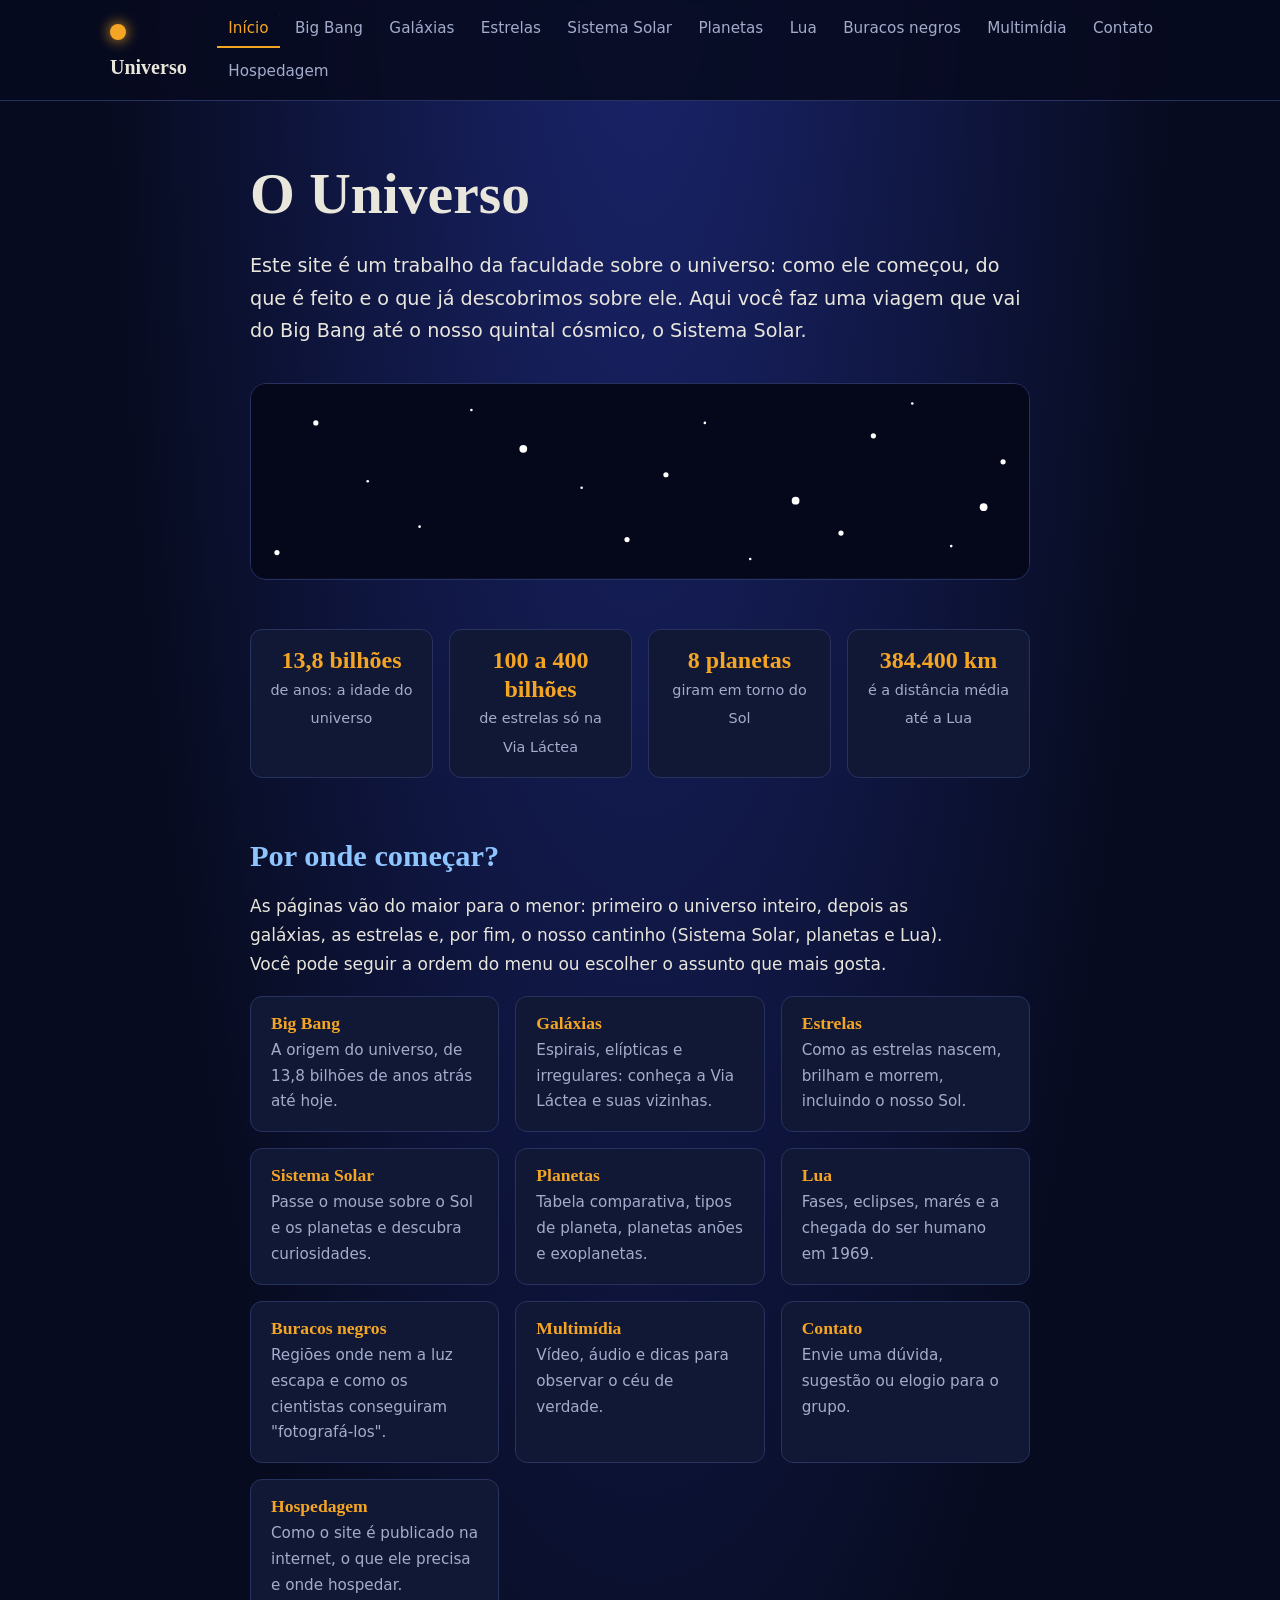
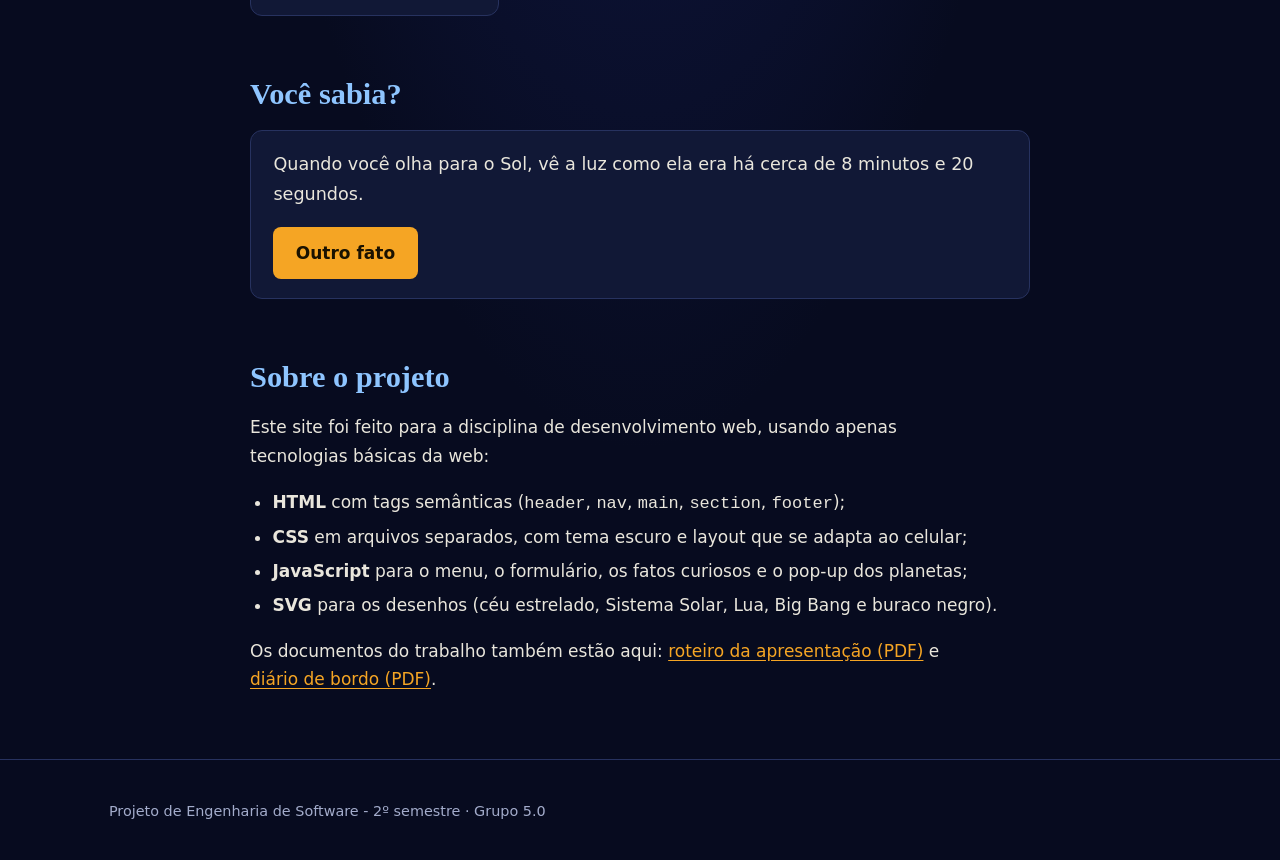
<file: index.html>
<!DOCTYPE html>
<html lang="pt-BR">
<head>
    <meta charset="UTF-8">
    <meta name="viewport" content="width=device-width, initial-scale=1">
    <meta name="description" content="Projeto web sobre o universo: Big Bang, galáxias, estrelas, planetas, Lua e buracos negros.">
    <title>Início - Universo</title>
    <link rel="icon" href="assets/favicon.svg" type="image/svg+xml">
    <link rel="stylesheet" href="css/style.css">
    <script src="js/script.js" defer></script>
</head>
<body>
    <a class="skip-link" href="#conteudo">Pular para o conteúdo</a>

    <header class="site-header">
        <div class="bar">
            <a class="brand" href="index.html">Universo</a>
            <button class="menu-btn" aria-expanded="false" aria-controls="menu">Menu</button>
            <nav class="nav" id="menu" aria-label="Principal">
                <ul>
                    <li><a href="index.html" aria-current="page">Início</a></li>
                    <li><a href="pages/big-bang.html">Big Bang</a></li>
                    <li><a href="pages/galaxias.html">Galáxias</a></li>
                    <li><a href="pages/estrelas.html">Estrelas</a></li>
                    <li><a href="pages/sistema-solar.html">Sistema Solar</a></li>
                    <li><a href="pages/planetas.html">Planetas</a></li>
                    <li><a href="pages/lua.html">Lua</a></li>
                    <li><a href="pages/buracos-negros.html">Buracos negros</a></li>
                    <li><a href="pages/multimidia.html">Multimídia</a></li>
                    <li><a href="pages/contato.html">Contato</a></li>
                    <li><a href="pages/hospedagem.html">Hospedagem</a></li>
                </ul>
            </nav>
        </div>
    </header>

    <main id="conteudo">
        <section>
            <h1>O Universo</h1>
            <p class="lead">Este site é um trabalho da faculdade sobre o universo: como ele começou, do que é feito e o que já descobrimos sobre ele. Aqui você faz uma viagem que vai do Big Bang até o nosso quintal cósmico, o Sistema Solar.</p>
            <svg class="sky" viewBox="0 0 600 150" role="img" aria-label="Céu estrelado">
                <rect width="600" height="150" fill="#05071a"/>
                <circle cx="50" cy="30" r="2" fill="white"/>
                <circle cx="130" cy="110" r="1" fill="white"/>
                <circle cx="210" cy="50" r="3" fill="white"/>
                <circle cx="290" cy="120" r="2" fill="white"/>
                <circle cx="350" cy="30" r="1" fill="white"/>
                <circle cx="420" cy="90" r="3" fill="white"/>
                <circle cx="480" cy="40" r="2" fill="white"/>
                <circle cx="540" cy="125" r="1" fill="white"/>
                <circle cx="580" cy="60" r="2" fill="white"/>
                <circle cx="90" cy="75" r="1" fill="white"/>
                <circle cx="20" cy="130" r="2" fill="white"/>
                <circle cx="170" cy="20" r="1" fill="white"/>
                <circle cx="255" cy="80" r="1" fill="white"/>
                <circle cx="320" cy="70" r="2" fill="white"/>
                <circle cx="385" cy="135" r="1" fill="white"/>
                <circle cx="455" cy="115" r="2" fill="white"/>
                <circle cx="510" cy="15" r="1" fill="white"/>
                <circle cx="565" cy="95" r="3" fill="white"/>
            </svg>
            <div class="stats">
                <div class="stat"><strong>13,8 bilhões</strong><span>de anos: a idade do universo</span></div>
                <div class="stat"><strong>100 a 400 bilhões</strong><span>de estrelas só na Via Láctea</span></div>
                <div class="stat"><strong>8 planetas</strong><span>giram em torno do Sol</span></div>
                <div class="stat"><strong>384.400 km</strong><span>é a distância média até a Lua</span></div>
            </div>
        </section>

        <section>
            <h2>Por onde começar?</h2>
            <p>As páginas vão do maior para o menor: primeiro o universo inteiro, depois as galáxias, as estrelas e, por fim, o nosso cantinho (Sistema Solar, planetas e Lua). Você pode seguir a ordem do menu ou escolher o assunto que mais gosta.</p>
            <div class="cards">
                <a class="card" href="pages/big-bang.html">
                    <h3>Big Bang</h3>
                    <p>A origem do universo, de 13,8 bilhões de anos atrás até hoje.</p>
                </a>
                <a class="card" href="pages/galaxias.html">
                    <h3>Galáxias</h3>
                    <p>Espirais, elípticas e irregulares: conheça a Via Láctea e suas vizinhas.</p>
                </a>
                <a class="card" href="pages/estrelas.html">
                    <h3>Estrelas</h3>
                    <p>Como as estrelas nascem, brilham e morrem, incluindo o nosso Sol.</p>
                </a>
                <a class="card" href="pages/sistema-solar.html">
                    <h3>Sistema Solar</h3>
                    <p>Passe o mouse sobre o Sol e os planetas e descubra curiosidades.</p>
                </a>
                <a class="card" href="pages/planetas.html">
                    <h3>Planetas</h3>
                    <p>Tabela comparativa, tipos de planeta, planetas anões e exoplanetas.</p>
                </a>
                <a class="card" href="pages/lua.html">
                    <h3>Lua</h3>
                    <p>Fases, eclipses, marés e a chegada do ser humano em 1969.</p>
                </a>
                <a class="card" href="pages/buracos-negros.html">
                    <h3>Buracos negros</h3>
                    <p>Regiões onde nem a luz escapa e como os cientistas conseguiram "fotografá-los".</p>
                </a>
                <a class="card" href="pages/multimidia.html">
                    <h3>Multimídia</h3>
                    <p>Vídeo, áudio e dicas para observar o céu de verdade.</p>
                </a>
                <a class="card" href="pages/contato.html">
                    <h3>Contato</h3>
                    <p>Envie uma dúvida, sugestão ou elogio para o grupo.</p>
                </a>
                <a class="card" href="pages/hospedagem.html">
                    <h3>Hospedagem</h3>
                    <p>Como o site é publicado na internet, o que ele precisa e onde hospedar.</p>
                </a>
            </div>
        </section>

        <section>
            <h2>Você sabia?</h2>
            <div class="fato">
                <p id="fato" aria-live="polite">Quando você olha para o Sol, vê a luz como ela era há cerca de 8 minutos e 20 segundos.</p>
                <button class="btn" type="button" id="novo-fato">Outro fato</button>
            </div>
        </section>

        <section>
            <h2>Sobre o projeto</h2>
            <p>Este site foi feito para a disciplina de desenvolvimento web, usando apenas tecnologias básicas da web:</p>
            <ul>
                <li><strong>HTML</strong> com tags semânticas (<code>header</code>, <code>nav</code>, <code>main</code>, <code>section</code>, <code>footer</code>);</li>
                <li><strong>CSS</strong> em arquivos separados, com tema escuro e layout que se adapta ao celular;</li>
                <li><strong>JavaScript</strong> para o menu, o formulário, os fatos curiosos e o pop-up dos planetas;</li>
                <li><strong>SVG</strong> para os desenhos (céu estrelado, Sistema Solar, Lua, Big Bang e buraco negro).</li>
            </ul>
            <p>Os documentos do trabalho também estão aqui:
                <a href="docs/apresentacao.pdf">roteiro da apresentação (PDF)</a> e
                <a href="docs/diario-de-bordo.pdf">diário de bordo (PDF)</a>.
            </p>
        </section>
    </main>

    <footer>
        <p>Projeto de Engenharia de Software - 2º semestre · Grupo 5.0</p>
    </footer>
</body>
</html>
</file>
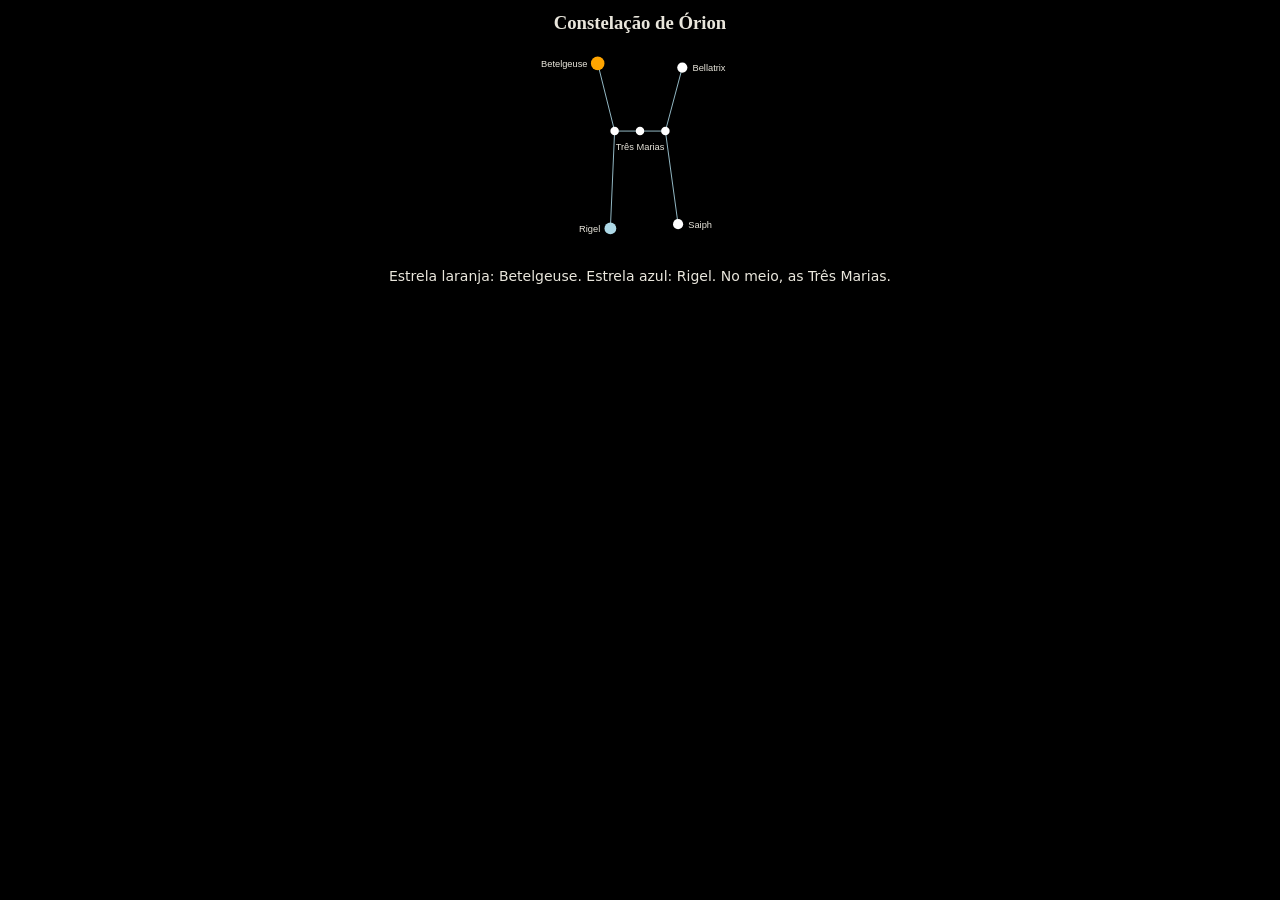
<file: assets/ceu.html>
<!DOCTYPE html>
<html lang="pt-BR">
<head>
    <meta charset="UTF-8">
    <meta name="viewport" content="width=device-width, initial-scale=1">
    <title>Constelação de Órion</title>
</head>
<body style="margin:0;padding:12px;background:#000;color:#e9e6dc;font-family:system-ui,Arial,sans-serif;text-align:center">
    <h3 style="margin:0 0 4px;font-family:Georgia,serif">Constelação de Órion</h3>

    <svg style="width:100%;height:auto;max-height:220px" viewBox="30 20 340 260" role="img" aria-label="Constelação de Órion, com as Três Marias no meio">
        <line x1="150" y1="50" x2="170" y2="130" stroke="lightblue"/>
        <line x1="250" y1="55" x2="230" y2="130" stroke="lightblue"/>
        <line x1="170" y1="130" x2="230" y2="130" stroke="lightblue"/>
        <line x1="170" y1="130" x2="165" y2="245" stroke="lightblue"/>
        <line x1="230" y1="130" x2="245" y2="240" stroke="lightblue"/>

        <circle cx="150" cy="50" r="8" fill="orange"/>
        <circle cx="250" cy="55" r="6" fill="white"/>
        <circle cx="170" cy="130" r="5" fill="white"/>
        <circle cx="200" cy="130" r="5" fill="white"/>
        <circle cx="230" cy="130" r="5" fill="white"/>
        <circle cx="165" cy="245" r="7" fill="lightblue"/>
        <circle cx="245" cy="240" r="6" fill="white"/>

        <g fill="#e9e6dc" font-size="11" font-family="sans-serif">
            <text x="138" y="54" text-anchor="end">Betelgeuse</text>
            <text x="262" y="59">Bellatrix</text>
            <text x="200" y="152" text-anchor="middle">Três Marias</text>
            <text x="153" y="249" text-anchor="end">Rigel</text>
            <text x="257" y="244">Saiph</text>
        </g>
    </svg>

    <p style="font-size:14px;margin:6px 0 0">Estrela laranja: Betelgeuse. Estrela azul: Rigel. No meio, as Três Marias.</p>
</body>
</html>
</file>
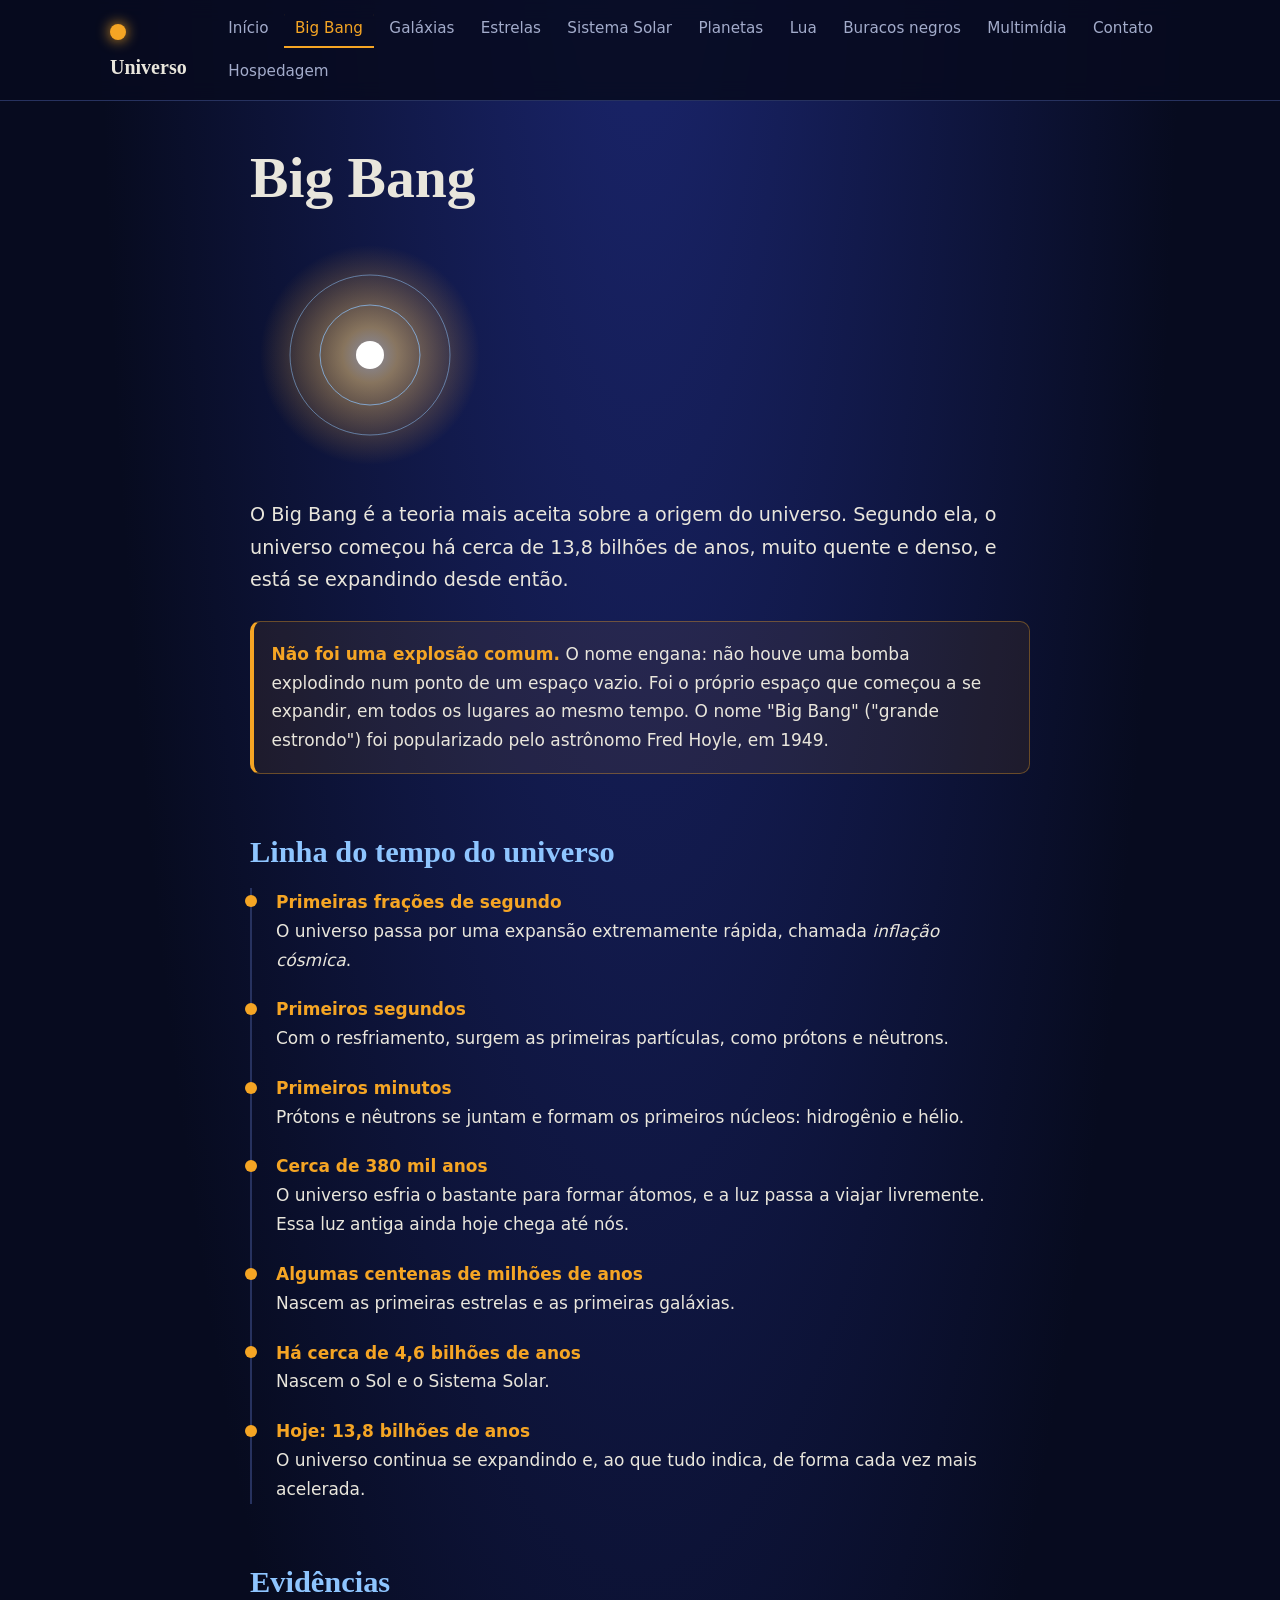
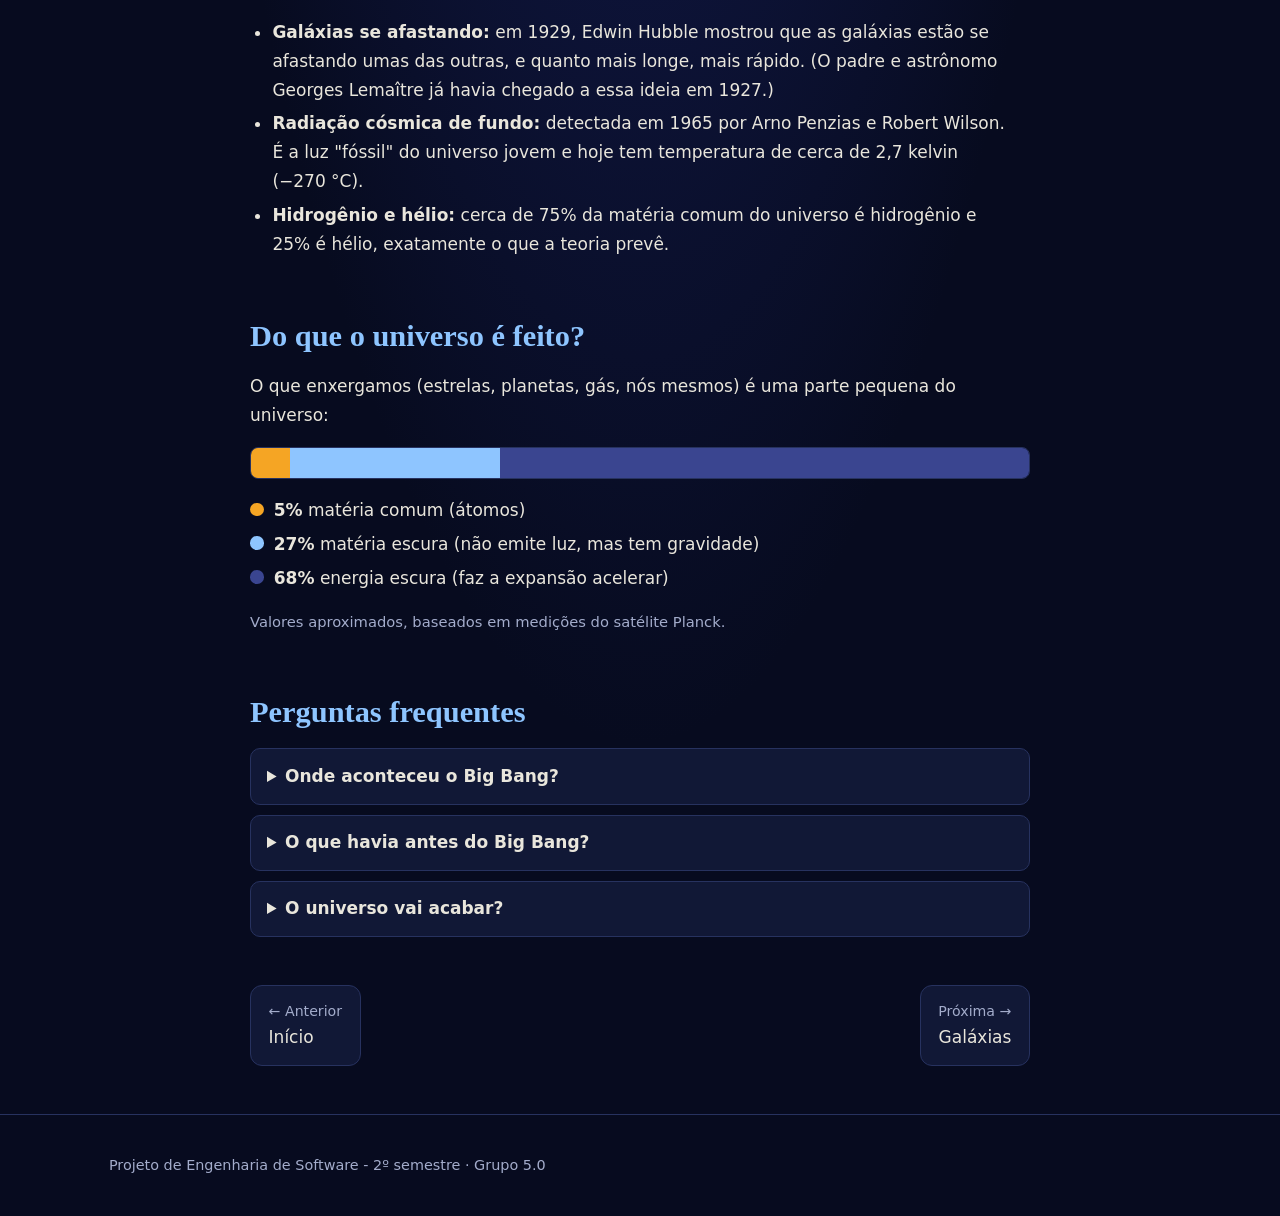
<file: pages/big-bang.html>
<!DOCTYPE html>
<html lang="pt-BR">
<head>
    <meta charset="UTF-8">
    <meta name="viewport" content="width=device-width, initial-scale=1">
    <meta name="description" content="Como o universo começou: a teoria do Big Bang, a linha do tempo e as evidências.">
    <title>Big Bang - Universo</title>
    <link rel="icon" href="../assets/favicon.svg" type="image/svg+xml">
    <link rel="stylesheet" href="../css/style.css">
    <script src="../js/script.js" defer></script>
</head>
<body>
    <a class="skip-link" href="#conteudo">Pular para o conteúdo</a>

    <header class="site-header">
        <div class="bar">
            <a class="brand" href="../index.html">Universo</a>
            <button class="menu-btn" aria-expanded="false" aria-controls="menu">Menu</button>
            <nav class="nav" id="menu" aria-label="Principal">
                <ul>
                    <li><a href="../index.html">Início</a></li>
                    <li><a href="big-bang.html" aria-current="page">Big Bang</a></li>
                    <li><a href="galaxias.html">Galáxias</a></li>
                    <li><a href="estrelas.html">Estrelas</a></li>
                    <li><a href="sistema-solar.html">Sistema Solar</a></li>
                    <li><a href="planetas.html">Planetas</a></li>
                    <li><a href="lua.html">Lua</a></li>
                    <li><a href="buracos-negros.html">Buracos negros</a></li>
                    <li><a href="multimidia.html">Multimídia</a></li>
                    <li><a href="contato.html">Contato</a></li>
                    <li><a href="hospedagem.html">Hospedagem</a></li>
                </ul>
            </nav>
        </div>
    </header>

    <main id="conteudo">
        <h1>Big Bang</h1>
        <svg class="art" width="240" height="240" viewBox="0 0 240 240" role="img" aria-label="Círculos representando a expansão do universo">
            <defs>
                <radialGradient id="b">
                    <stop offset="0" stop-color="#fff"/>
                    <stop offset=".25" stop-color="#ffd27a"/>
                    <stop offset="1" stop-color="#f5a524" stop-opacity="0"/>
                </radialGradient>
            </defs>
            <circle cx="120" cy="120" r="110" fill="url(#b)" opacity=".5"/>
            <circle cx="120" cy="120" r="80" fill="none" stroke="#8ec5ff" stroke-opacity=".5"/>
            <circle cx="120" cy="120" r="50" fill="none" stroke="#8ec5ff" stroke-opacity=".7"/>
            <circle cx="120" cy="120" r="14" fill="#fff"/>
        </svg>
        <p class="lead">O Big Bang é a teoria mais aceita sobre a origem do universo. Segundo ela, o universo começou há cerca de 13,8 bilhões de anos, muito quente e denso, e está se expandindo desde então.</p>

        <div class="destaque">
            <p><strong>Não foi uma explosão comum.</strong> O nome engana: não houve uma bomba explodindo num ponto de um espaço vazio. Foi o próprio espaço que começou a se expandir, em todos os lugares ao mesmo tempo. O nome "Big Bang" ("grande estrondo") foi popularizado pelo astrônomo Fred Hoyle, em 1949.</p>
        </div>

        <h2>Linha do tempo do universo</h2>
        <ol class="timeline">
            <li>
                <strong>Primeiras frações de segundo</strong>
                O universo passa por uma expansão extremamente rápida, chamada <em>inflação cósmica</em>.
            </li>
            <li>
                <strong>Primeiros segundos</strong>
                Com o resfriamento, surgem as primeiras partículas, como prótons e nêutrons.
            </li>
            <li>
                <strong>Primeiros minutos</strong>
                Prótons e nêutrons se juntam e formam os primeiros núcleos: hidrogênio e hélio.
            </li>
            <li>
                <strong>Cerca de 380 mil anos</strong>
                O universo esfria o bastante para formar átomos, e a luz passa a viajar livremente. Essa luz antiga ainda hoje chega até nós.
            </li>
            <li>
                <strong>Algumas centenas de milhões de anos</strong>
                Nascem as primeiras estrelas e as primeiras galáxias.
            </li>
            <li>
                <strong>Há cerca de 4,6 bilhões de anos</strong>
                Nascem o Sol e o Sistema Solar.
            </li>
            <li>
                <strong>Hoje: 13,8 bilhões de anos</strong>
                O universo continua se expandindo e, ao que tudo indica, de forma cada vez mais acelerada.
            </li>
        </ol>

        <h2>Evidências</h2>
        <ul>
            <li><strong>Galáxias se afastando:</strong> em 1929, Edwin Hubble mostrou que as galáxias estão se afastando umas das outras, e quanto mais longe, mais rápido. (O padre e astrônomo Georges Lemaître já havia chegado a essa ideia em 1927.)</li>
            <li><strong>Radiação cósmica de fundo:</strong> detectada em 1965 por Arno Penzias e Robert Wilson. É a luz "fóssil" do universo jovem e hoje tem temperatura de cerca de 2,7 kelvin (−270 °C).</li>
            <li><strong>Hidrogênio e hélio:</strong> cerca de 75% da matéria comum do universo é hidrogênio e 25% é hélio, exatamente o que a teoria prevê.</li>
        </ul>

        <h2>Do que o universo é feito?</h2>
        <p>O que enxergamos (estrelas, planetas, gás, nós mesmos) é uma parte pequena do universo:</p>
        <div class="barra" role="img" aria-label="Gráfico: 5% matéria comum, 27% matéria escura, 68% energia escura">
            <span style="width:5%;background:var(--sun)"></span>
            <span style="width:27%;background:var(--ice)"></span>
            <span style="width:68%;background:#3a4590"></span>
        </div>
        <ul class="legenda">
            <li><span class="dot" style="--c:#f5a524"></span><strong>5%</strong> matéria comum (átomos)</li>
            <li><span class="dot" style="--c:#8ec5ff"></span><strong>27%</strong> matéria escura (não emite luz, mas tem gravidade)</li>
            <li><span class="dot" style="--c:#3a4590"></span><strong>68%</strong> energia escura (faz a expansão acelerar)</li>
        </ul>
        <p class="nota">Valores aproximados, baseados em medições do satélite Planck.</p>

        <h2>Perguntas frequentes</h2>
        <details>
            <summary>Onde aconteceu o Big Bang?</summary>
            <p>Em todos os lugares. Não existe um "centro" do universo de onde tudo partiu: todo o espaço estava junto e, desde então, se expande.</p>
        </details>
        <details>
            <summary>O que havia antes do Big Bang?</summary>
            <p>Ninguém sabe ainda. As leis da física que conhecemos deixam de funcionar nos primeiríssimos instantes, e essa é uma das grandes perguntas em aberto da ciência.</p>
        </details>
        <details>
            <summary>O universo vai acabar?</summary>
            <p>Existem várias hipóteses. Pelas medições atuais, o universo deve continuar se expandindo para sempre, ficando cada vez mais frio e vazio, mas ainda falta muito para entendermos a energia escura.</p>
        </details>

        <nav class="pagina-nav" aria-label="Navegação entre páginas">
            <a class="anterior" href="../index.html"><small>← Anterior</small>Início</a>
            <a class="proxima" href="galaxias.html"><small>Próxima →</small>Galáxias</a>
        </nav>
    </main>

    <footer>
        <p>Projeto de Engenharia de Software - 2º semestre · Grupo 5.0</p>
    </footer>
</body>
</html>
</file>
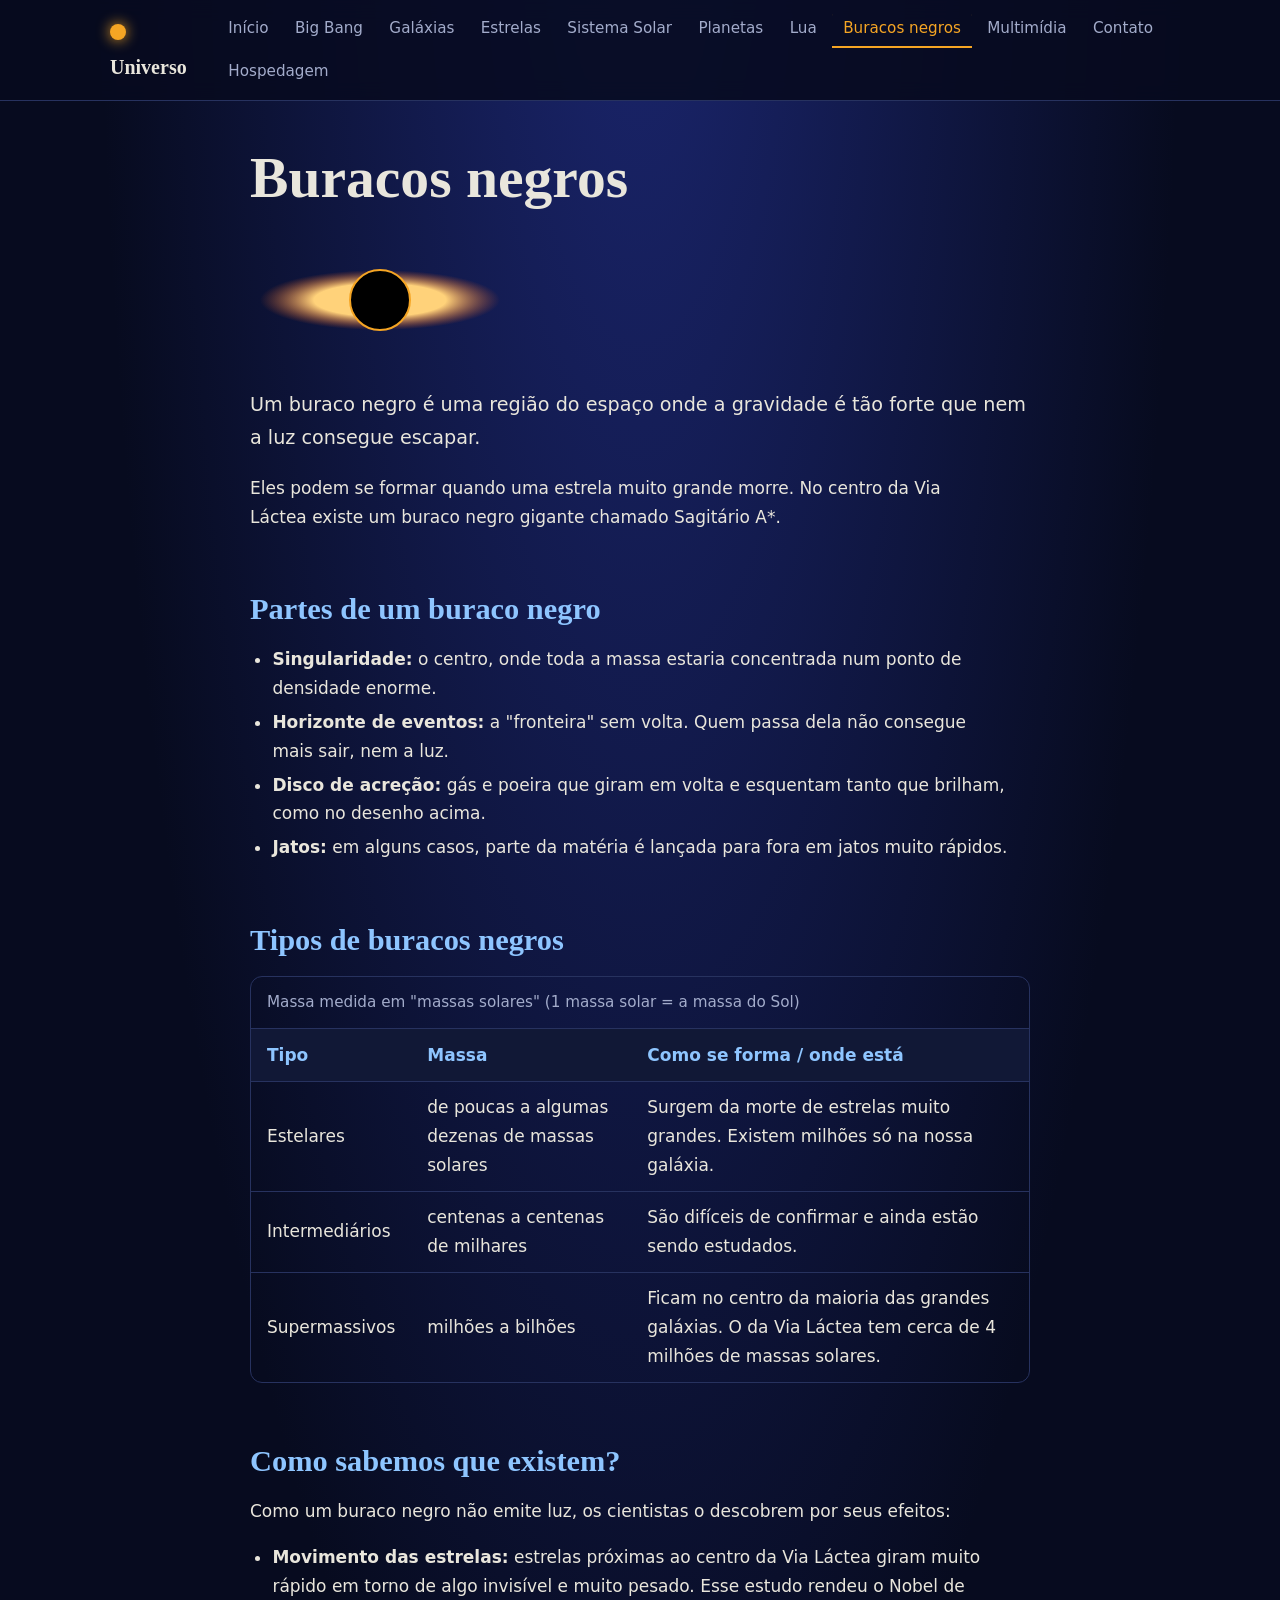
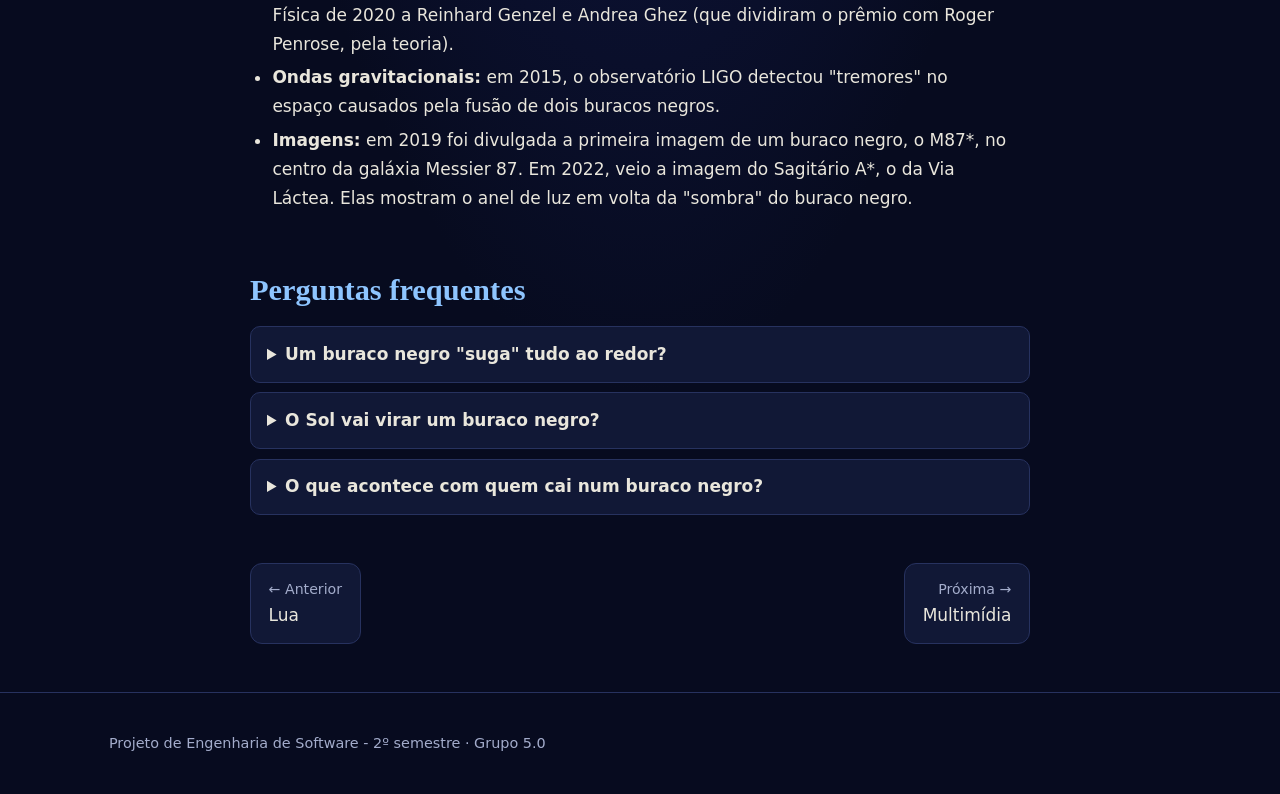
<file: pages/buracos-negros.html>
<!DOCTYPE html>
<html lang="pt-BR">
<head>
    <meta charset="UTF-8">
    <meta name="viewport" content="width=device-width, initial-scale=1">
    <meta name="description" content="O que são buracos negros, seus tipos, como foram descobertos e perguntas frequentes.">
    <title>Buracos negros - Universo</title>
    <link rel="icon" href="../assets/favicon.svg" type="image/svg+xml">
    <link rel="stylesheet" href="../css/style.css">
    <script src="../js/script.js" defer></script>
</head>
<body>
    <a class="skip-link" href="#conteudo">Pular para o conteúdo</a>

    <header class="site-header">
        <div class="bar">
            <a class="brand" href="../index.html">Universo</a>
            <button class="menu-btn" aria-expanded="false" aria-controls="menu">Menu</button>
            <nav class="nav" id="menu" aria-label="Principal">
                <ul>
                    <li><a href="../index.html">Início</a></li>
                    <li><a href="big-bang.html">Big Bang</a></li>
                    <li><a href="galaxias.html">Galáxias</a></li>
                    <li><a href="estrelas.html">Estrelas</a></li>
                    <li><a href="sistema-solar.html">Sistema Solar</a></li>
                    <li><a href="planetas.html">Planetas</a></li>
                    <li><a href="lua.html">Lua</a></li>
                    <li><a href="buracos-negros.html" aria-current="page">Buracos negros</a></li>
                    <li><a href="multimidia.html">Multimídia</a></li>
                    <li><a href="contato.html">Contato</a></li>
                    <li><a href="hospedagem.html">Hospedagem</a></li>
                </ul>
            </nav>
        </div>
    </header>

    <main id="conteudo">
        <h1>Buracos negros</h1>
        <svg class="art" width="260" height="130" viewBox="0 0 260 130" role="img" aria-label="Desenho de um buraco negro com disco de matéria">
            <defs>
                <radialGradient id="d">
                    <stop offset=".55" stop-color="#ffd27a"/>
                    <stop offset="1" stop-color="#e2561a" stop-opacity="0"/>
                </radialGradient>
            </defs>
            <ellipse cx="130" cy="65" rx="120" ry="30" fill="url(#d)"/>
            <circle cx="130" cy="65" r="30" fill="#000" stroke="#f5a524" stroke-width="2"/>
        </svg>
        <p class="lead">Um buraco negro é uma região do espaço onde a gravidade é tão forte que nem a luz consegue escapar.</p>
        <p>Eles podem se formar quando uma estrela muito grande morre. No centro da Via Láctea existe um buraco negro gigante chamado Sagitário A*.</p>

        <h2>Partes de um buraco negro</h2>
        <ul>
            <li><strong>Singularidade:</strong> o centro, onde toda a massa estaria concentrada num ponto de densidade enorme.</li>
            <li><strong>Horizonte de eventos:</strong> a "fronteira" sem volta. Quem passa dela não consegue mais sair, nem a luz.</li>
            <li><strong>Disco de acreção:</strong> gás e poeira que giram em volta e esquentam tanto que brilham, como no desenho acima.</li>
            <li><strong>Jatos:</strong> em alguns casos, parte da matéria é lançada para fora em jatos muito rápidos.</li>
        </ul>

        <h2>Tipos de buracos negros</h2>
        <div class="table-wrap">
            <table>
                <caption>Massa medida em "massas solares" (1 massa solar = a massa do Sol)</caption>
                <thead>
                    <tr><th scope="col">Tipo</th><th scope="col">Massa</th><th scope="col">Como se forma / onde está</th></tr>
                </thead>
                <tbody>
                    <tr><td>Estelares</td><td>de poucas a algumas dezenas de massas solares</td><td>Surgem da morte de estrelas muito grandes. Existem milhões só na nossa galáxia.</td></tr>
                    <tr><td>Intermediários</td><td>centenas a centenas de milhares</td><td>São difíceis de confirmar e ainda estão sendo estudados.</td></tr>
                    <tr><td>Supermassivos</td><td>milhões a bilhões</td><td>Ficam no centro da maioria das grandes galáxias. O da Via Láctea tem cerca de 4 milhões de massas solares.</td></tr>
                </tbody>
            </table>
        </div>

        <h2>Como sabemos que existem?</h2>
        <p>Como um buraco negro não emite luz, os cientistas o descobrem por seus efeitos:</p>
        <ul>
            <li><strong>Movimento das estrelas:</strong> estrelas próximas ao centro da Via Láctea giram muito rápido em torno de algo invisível e muito pesado. Esse estudo rendeu o Nobel de Física de 2020 a Reinhard Genzel e Andrea Ghez (que dividiram o prêmio com Roger Penrose, pela teoria).</li>
            <li><strong>Ondas gravitacionais:</strong> em 2015, o observatório LIGO detectou "tremores" no espaço causados pela fusão de dois buracos negros.</li>
            <li><strong>Imagens:</strong> em 2019 foi divulgada a primeira imagem de um buraco negro, o M87*, no centro da galáxia Messier 87. Em 2022, veio a imagem do Sagitário A*, o da Via Láctea. Elas mostram o anel de luz em volta da "sombra" do buraco negro.</li>
        </ul>

        <h2>Perguntas frequentes</h2>
        <details>
            <summary>Um buraco negro "suga" tudo ao redor?</summary>
            <p>Não. Longe dele, a gravidade é igual à de qualquer outro objeto com a mesma massa. Se o Sol fosse trocado por um buraco negro de mesma massa, a Terra continuaria em órbita (só que ficaria muito escuro e frio).</p>
        </details>
        <details>
            <summary>O Sol vai virar um buraco negro?</summary>
            <p>Não. Ele não tem massa suficiente. O Sol vai terminar como uma anã branca. Para virar buraco negro, ele precisaria ser comprimido até ter só uns 3 km de raio, e a Terra, uns 9 milímetros.</p>
        </details>
        <details>
            <summary>O que acontece com quem cai num buraco negro?</summary>
            <p>A gravidade puxa com muito mais força a parte do corpo que está mais perto, o que esticaria tudo como um espaguete. Os físicos chamam isso de "espaguetificação". Ninguém sabe o que acontece na singularidade.</p>
        </details>

        <nav class="pagina-nav" aria-label="Navegação entre páginas">
            <a class="anterior" href="lua.html"><small>← Anterior</small>Lua</a>
            <a class="proxima" href="multimidia.html"><small>Próxima →</small>Multimídia</a>
        </nav>
    </main>

    <footer>
        <p>Projeto de Engenharia de Software - 2º semestre · Grupo 5.0</p>
    </footer>
</body>
</html>
</file>
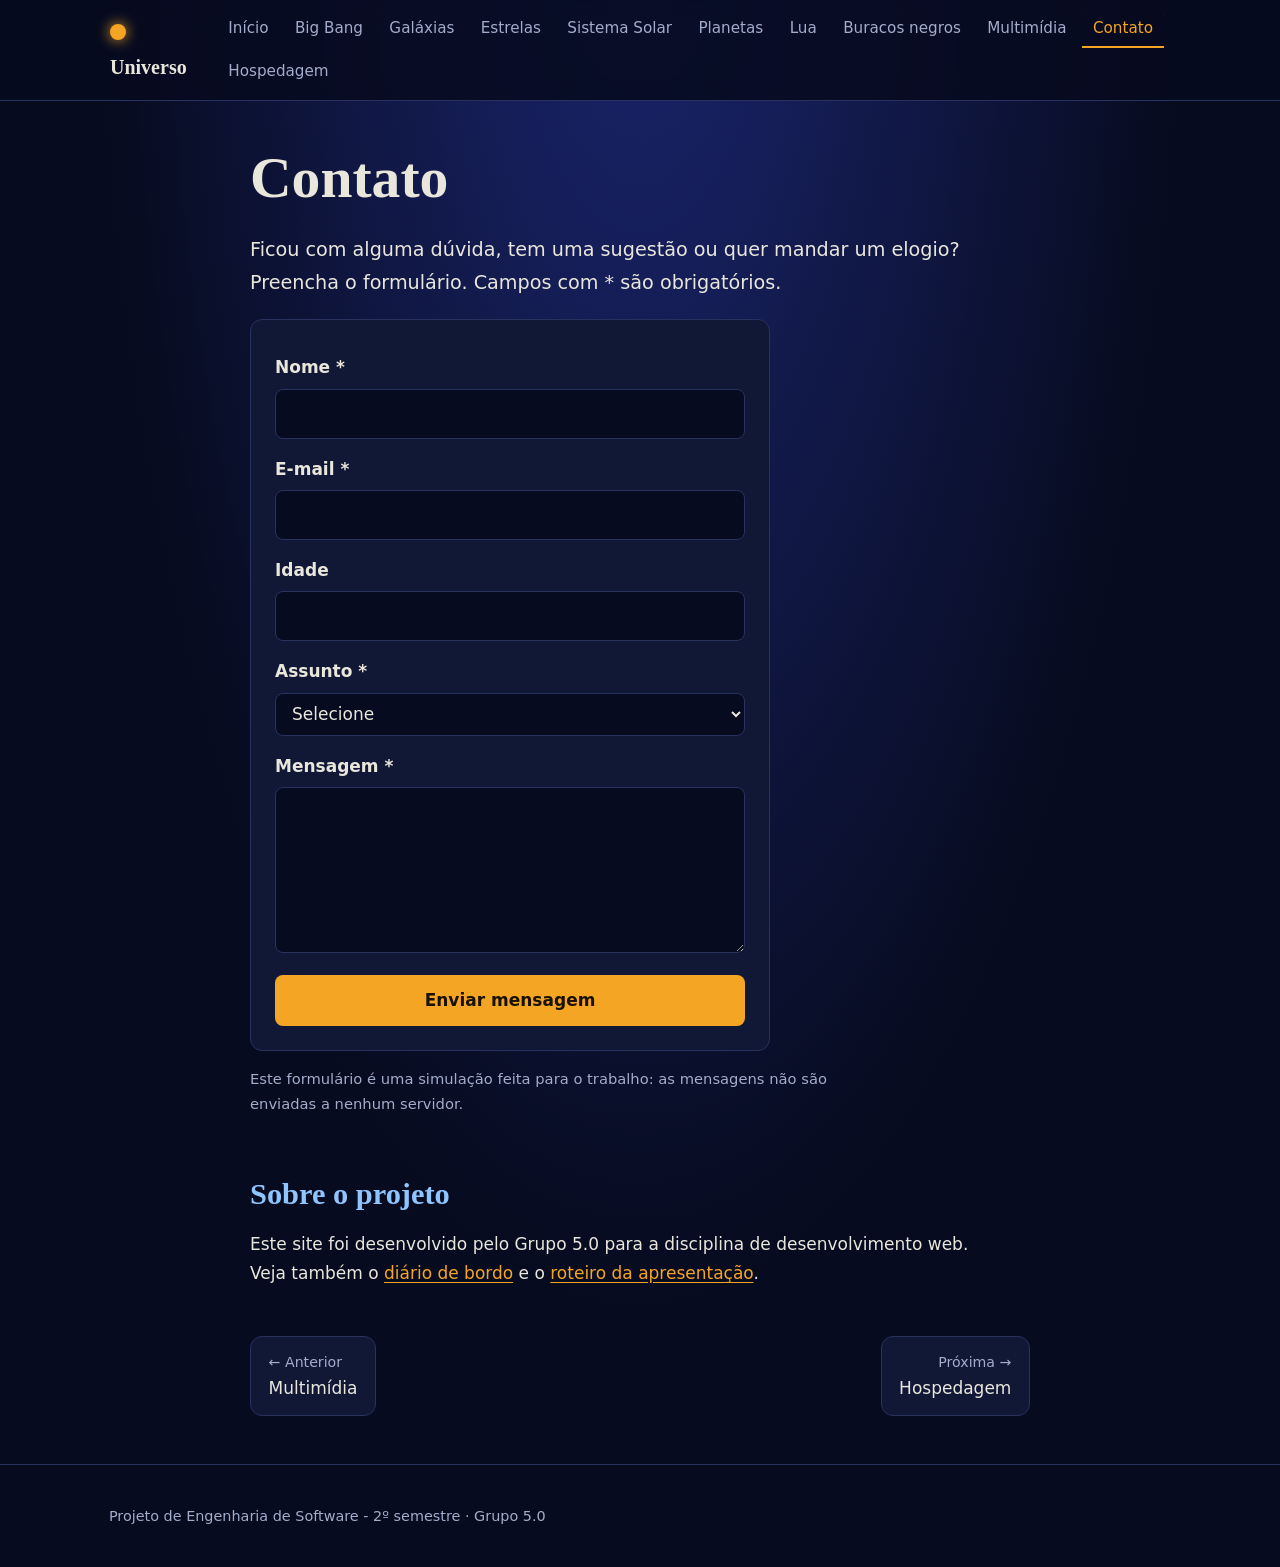
<file: pages/contato.html>
<!DOCTYPE html>
<html lang="pt-BR">
<head>
    <meta charset="UTF-8">
    <meta name="viewport" content="width=device-width, initial-scale=1">
    <meta name="description" content="Formulário de contato do projeto Universo.">
    <title>Contato - Universo</title>
    <link rel="icon" href="../assets/favicon.svg" type="image/svg+xml">
    <link rel="stylesheet" href="../css/style.css">
    <script src="../js/script.js" defer></script>
</head>
<body>
    <a class="skip-link" href="#conteudo">Pular para o conteúdo</a>

    <header class="site-header">
        <div class="bar">
            <a class="brand" href="../index.html">Universo</a>
            <button class="menu-btn" aria-expanded="false" aria-controls="menu">Menu</button>
            <nav class="nav" id="menu" aria-label="Principal">
                <ul>
                    <li><a href="../index.html">Início</a></li>
                    <li><a href="big-bang.html">Big Bang</a></li>
                    <li><a href="galaxias.html">Galáxias</a></li>
                    <li><a href="estrelas.html">Estrelas</a></li>
                    <li><a href="sistema-solar.html">Sistema Solar</a></li>
                    <li><a href="planetas.html">Planetas</a></li>
                    <li><a href="lua.html">Lua</a></li>
                    <li><a href="buracos-negros.html">Buracos negros</a></li>
                    <li><a href="multimidia.html">Multimídia</a></li>
                    <li><a href="contato.html" aria-current="page">Contato</a></li>
                    <li><a href="hospedagem.html">Hospedagem</a></li>
                </ul>
            </nav>
        </div>
    </header>

    <main id="conteudo">
        <h1>Contato</h1>
        <p class="lead">Ficou com alguma dúvida, tem uma sugestão ou quer mandar um elogio? Preencha o formulário. Campos com * são obrigatórios.</p>
        <form action="#" autocomplete="on">
            <label for="nome">Nome *</label>
            <input type="text" id="nome" name="nome" required minlength="3" autocomplete="name">

            <label for="email">E-mail *</label>
            <input type="email" id="email" name="email" required autocomplete="email">

            <label for="idade">Idade</label>
            <input type="number" id="idade" name="idade" min="10" max="120">

            <label for="assunto">Assunto *</label>
            <select id="assunto" name="assunto" required>
                <option value="">Selecione</option>
                <option>Dúvida</option>
                <option>Sugestão</option>
                <option>Elogio</option>
                <option>Correção de conteúdo</option>
            </select>

            <label for="msg">Mensagem *</label>
            <textarea id="msg" name="msg" rows="5" required minlength="10"></textarea>

            <button class="btn" type="submit">Enviar mensagem</button>
        </form>
        <p id="status" role="status" hidden></p>
        <p class="nota">Este formulário é uma simulação feita para o trabalho: as mensagens não são enviadas a nenhum servidor.</p>

        <h2>Sobre o projeto</h2>
        <p>Este site foi desenvolvido pelo Grupo 5.0 para a disciplina de desenvolvimento web. Veja também o <a href="../docs/diario-de-bordo.pdf">diário de bordo</a> e o <a href="../docs/apresentacao.pdf">roteiro da apresentação</a>.</p>

        <nav class="pagina-nav" aria-label="Navegação entre páginas">
            <a class="anterior" href="multimidia.html"><small>← Anterior</small>Multimídia</a>
            <a class="proxima" href="hospedagem.html"><small>Próxima →</small>Hospedagem</a>
        </nav>
    </main>

    <footer>
        <p>Projeto de Engenharia de Software - 2º semestre · Grupo 5.0</p>
    </footer>
</body>
</html>
</file>
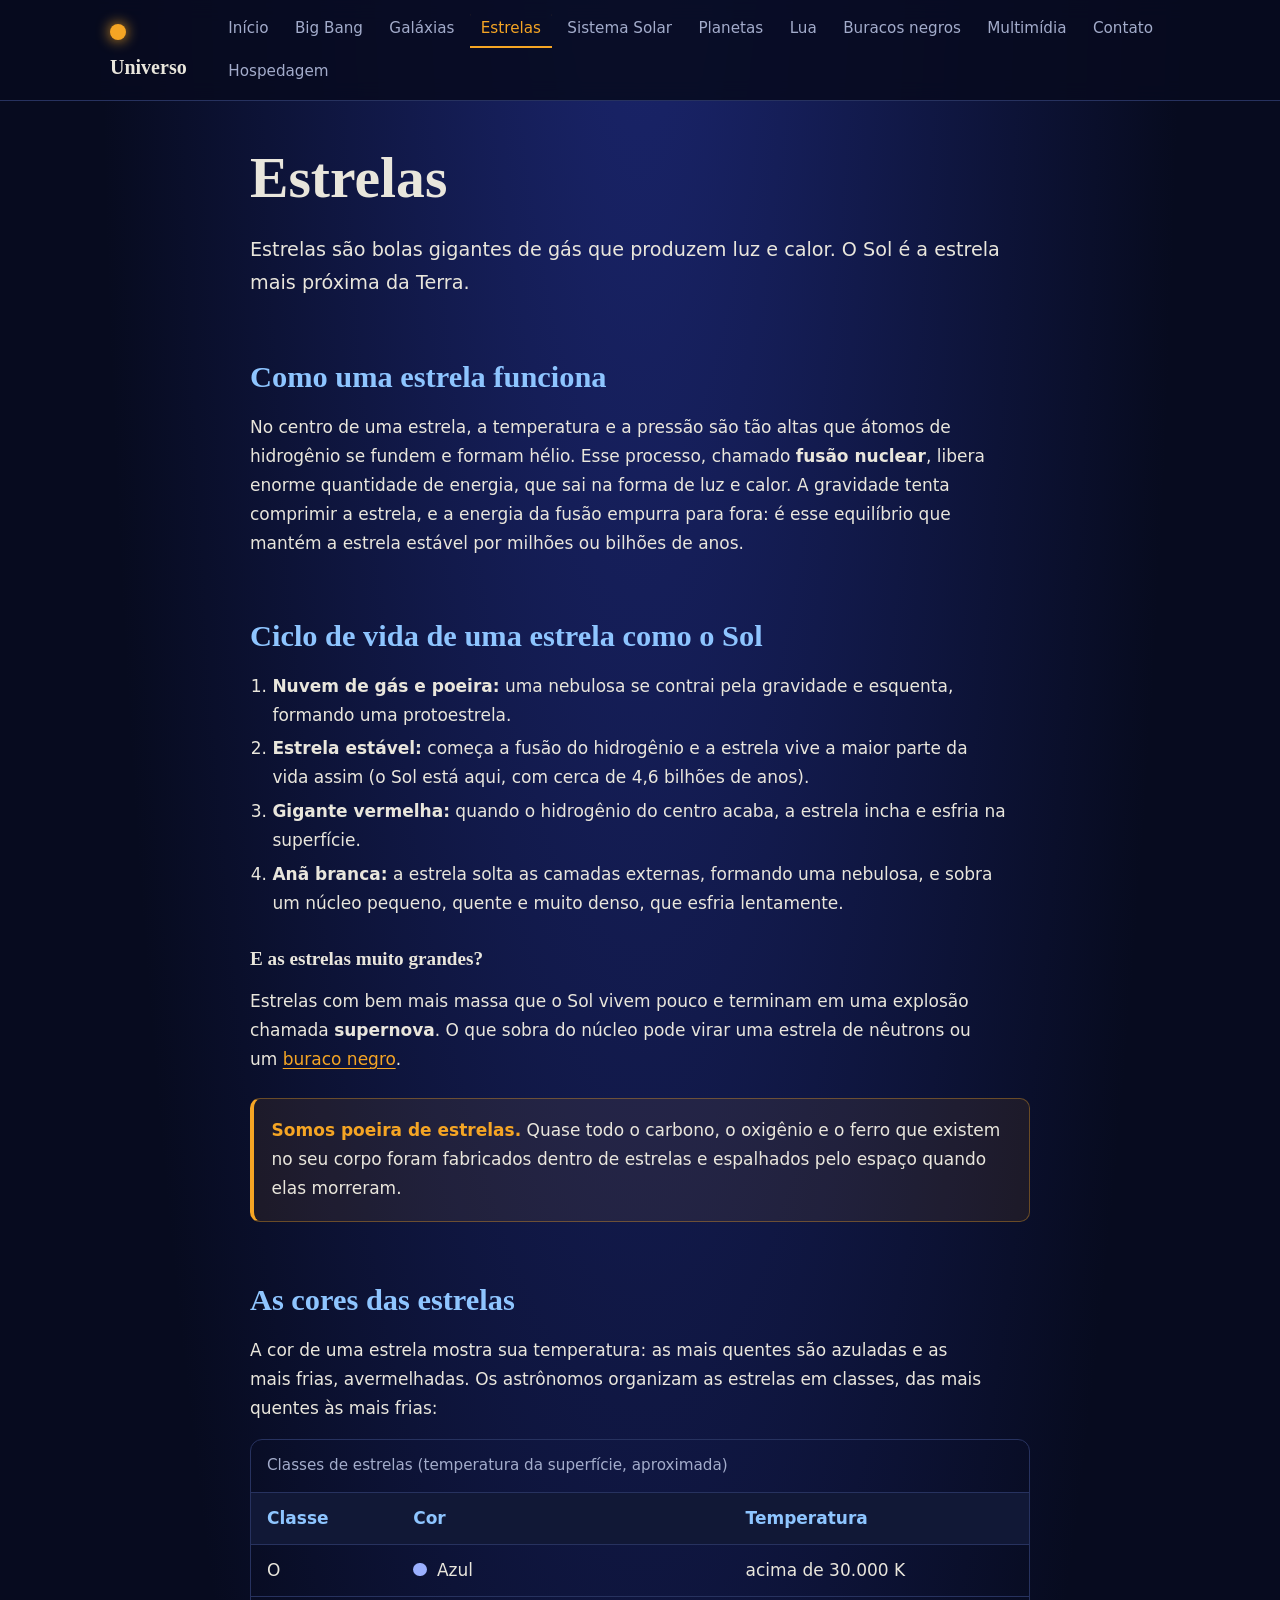
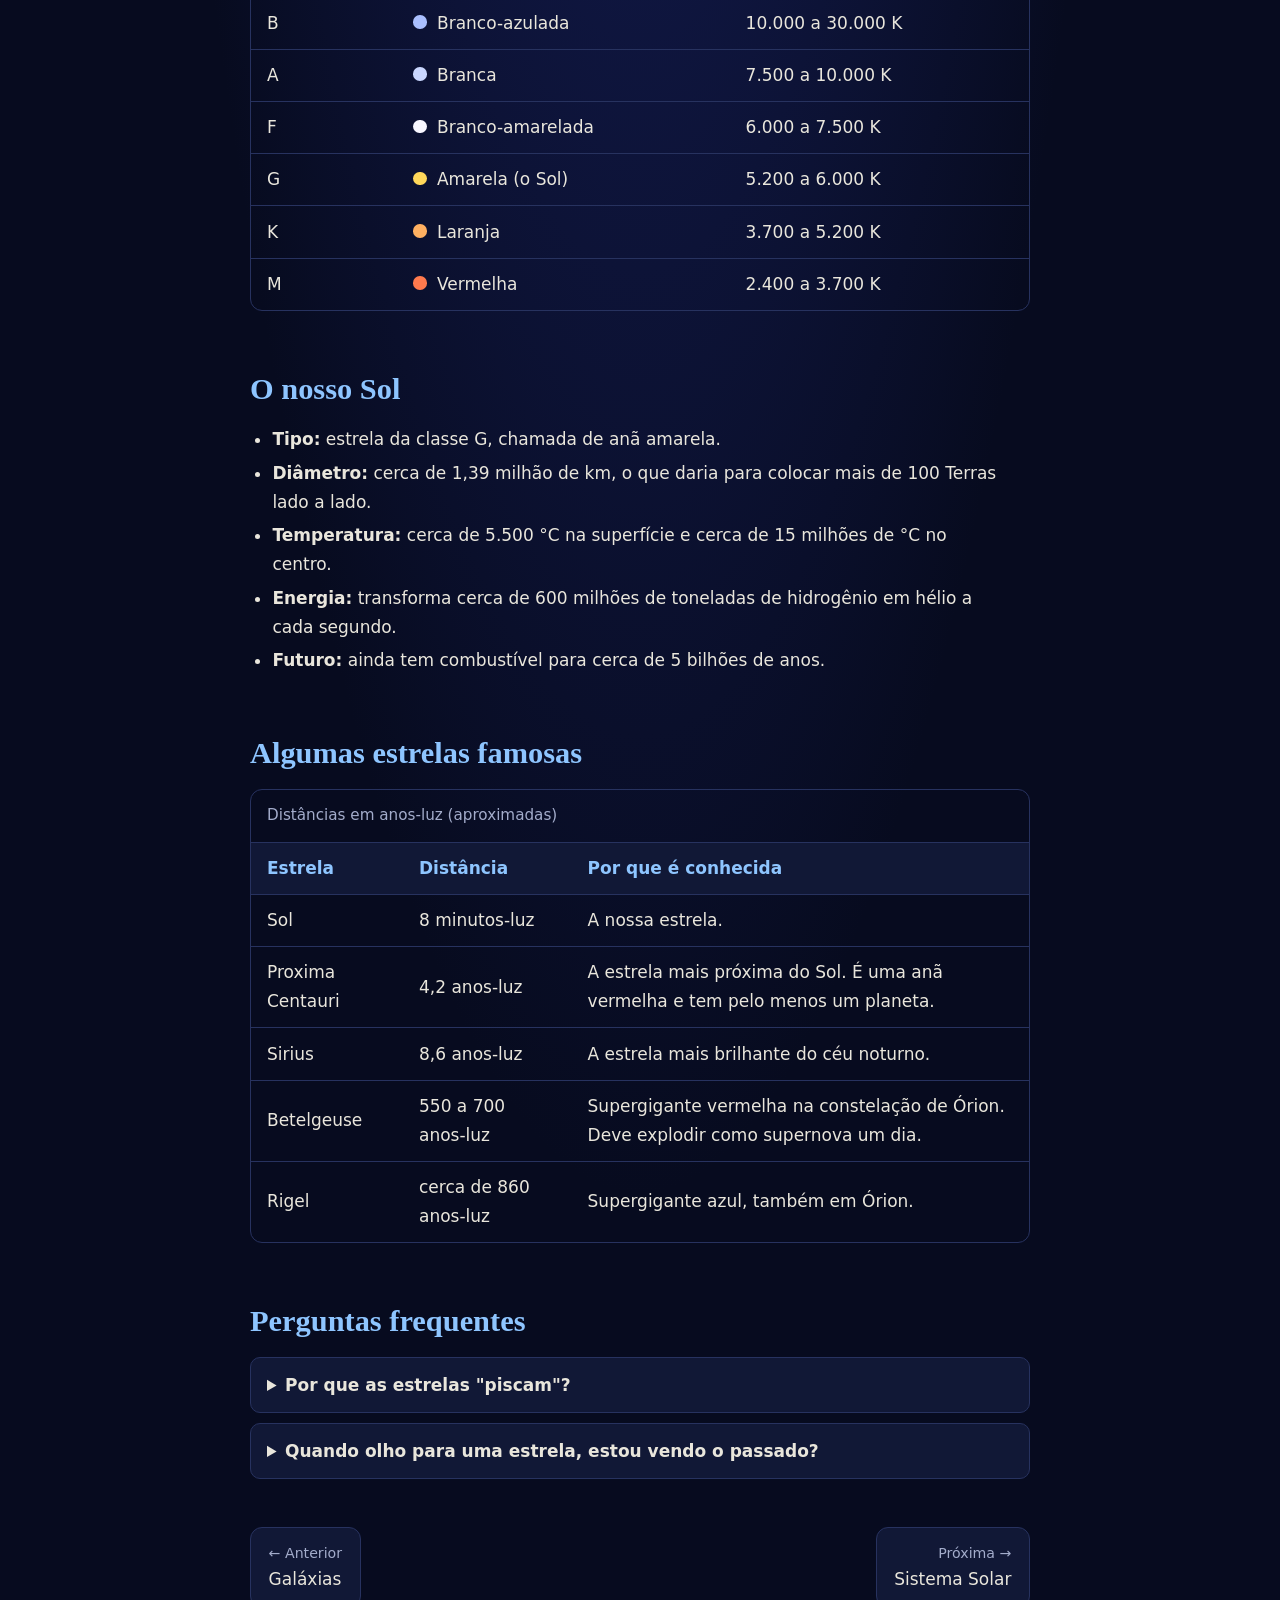
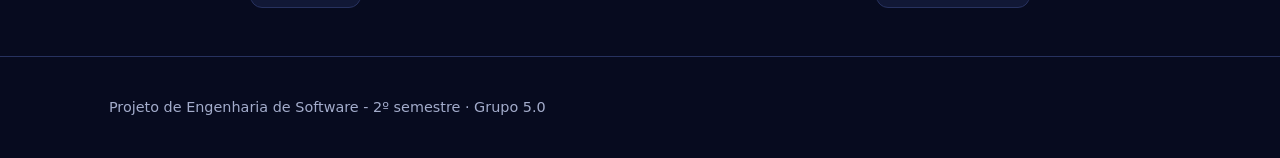
<file: pages/estrelas.html>
<!DOCTYPE html>
<html lang="pt-BR">
<head>
    <meta charset="UTF-8">
    <meta name="viewport" content="width=device-width, initial-scale=1">
    <meta name="description" content="Como as estrelas nascem, vivem e morrem, suas cores e o nosso Sol.">
    <title>Estrelas - Universo</title>
    <link rel="icon" href="../assets/favicon.svg" type="image/svg+xml">
    <link rel="stylesheet" href="../css/style.css">
    <script src="../js/script.js" defer></script>
</head>
<body>
    <a class="skip-link" href="#conteudo">Pular para o conteúdo</a>

    <header class="site-header">
        <div class="bar">
            <a class="brand" href="../index.html">Universo</a>
            <button class="menu-btn" aria-expanded="false" aria-controls="menu">Menu</button>
            <nav class="nav" id="menu" aria-label="Principal">
                <ul>
                    <li><a href="../index.html">Início</a></li>
                    <li><a href="big-bang.html">Big Bang</a></li>
                    <li><a href="galaxias.html">Galáxias</a></li>
                    <li><a href="estrelas.html" aria-current="page">Estrelas</a></li>
                    <li><a href="sistema-solar.html">Sistema Solar</a></li>
                    <li><a href="planetas.html">Planetas</a></li>
                    <li><a href="lua.html">Lua</a></li>
                    <li><a href="buracos-negros.html">Buracos negros</a></li>
                    <li><a href="multimidia.html">Multimídia</a></li>
                    <li><a href="contato.html">Contato</a></li>
                    <li><a href="hospedagem.html">Hospedagem</a></li>
                </ul>
            </nav>
        </div>
    </header>

    <main id="conteudo">
        <h1>Estrelas</h1>
        <p class="lead">Estrelas são bolas gigantes de gás que produzem luz e calor. O Sol é a estrela mais próxima da Terra.</p>

        <h2>Como uma estrela funciona</h2>
        <p>No centro de uma estrela, a temperatura e a pressão são tão altas que átomos de hidrogênio se fundem e formam hélio. Esse processo, chamado <strong>fusão nuclear</strong>, libera enorme quantidade de energia, que sai na forma de luz e calor. A gravidade tenta comprimir a estrela, e a energia da fusão empurra para fora: é esse equilíbrio que mantém a estrela estável por milhões ou bilhões de anos.</p>

        <h2>Ciclo de vida de uma estrela como o Sol</h2>
        <ol>
            <li><strong>Nuvem de gás e poeira:</strong> uma nebulosa se contrai pela gravidade e esquenta, formando uma protoestrela.</li>
            <li><strong>Estrela estável:</strong> começa a fusão do hidrogênio e a estrela vive a maior parte da vida assim (o Sol está aqui, com cerca de 4,6 bilhões de anos).</li>
            <li><strong>Gigante vermelha:</strong> quando o hidrogênio do centro acaba, a estrela incha e esfria na superfície.</li>
            <li><strong>Anã branca:</strong> a estrela solta as camadas externas, formando uma nebulosa, e sobra um núcleo pequeno, quente e muito denso, que esfria lentamente.</li>
        </ol>

        <h3>E as estrelas muito grandes?</h3>
        <p>Estrelas com bem mais massa que o Sol vivem pouco e terminam em uma explosão chamada <strong>supernova</strong>. O que sobra do núcleo pode virar uma estrela de nêutrons ou um <a href="buracos-negros.html">buraco negro</a>.</p>

        <div class="destaque">
            <p><strong>Somos poeira de estrelas.</strong> Quase todo o carbono, o oxigênio e o ferro que existem no seu corpo foram fabricados dentro de estrelas e espalhados pelo espaço quando elas morreram.</p>
        </div>

        <h2>As cores das estrelas</h2>
        <p>A cor de uma estrela mostra sua temperatura: as mais quentes são azuladas e as mais frias, avermelhadas. Os astrônomos organizam as estrelas em classes, das mais quentes às mais frias:</p>
        <div class="table-wrap">
            <table>
                <caption>Classes de estrelas (temperatura da superfície, aproximada)</caption>
                <thead>
                    <tr><th scope="col">Classe</th><th scope="col">Cor</th><th scope="col">Temperatura</th></tr>
                </thead>
                <tbody>
                    <tr><td>O</td><td><span class="dot" style="--c:#9bb0ff"></span>Azul</td><td>acima de 30.000 K</td></tr>
                    <tr><td>B</td><td><span class="dot" style="--c:#aabfff"></span>Branco-azulada</td><td>10.000 a 30.000 K</td></tr>
                    <tr><td>A</td><td><span class="dot" style="--c:#cad7ff"></span>Branca</td><td>7.500 a 10.000 K</td></tr>
                    <tr><td>F</td><td><span class="dot" style="--c:#f8f7ff"></span>Branco-amarelada</td><td>6.000 a 7.500 K</td></tr>
                    <tr><td>G</td><td><span class="dot" style="--c:#ffd75a"></span>Amarela (o Sol)</td><td>5.200 a 6.000 K</td></tr>
                    <tr><td>K</td><td><span class="dot" style="--c:#ffb061"></span>Laranja</td><td>3.700 a 5.200 K</td></tr>
                    <tr><td>M</td><td><span class="dot" style="--c:#ff7a4d"></span>Vermelha</td><td>2.400 a 3.700 K</td></tr>
                </tbody>
            </table>
        </div>

        <h2>O nosso Sol</h2>
        <ul>
            <li><strong>Tipo:</strong> estrela da classe G, chamada de anã amarela.</li>
            <li><strong>Diâmetro:</strong> cerca de 1,39 milhão de km, o que daria para colocar mais de 100 Terras lado a lado.</li>
            <li><strong>Temperatura:</strong> cerca de 5.500 °C na superfície e cerca de 15 milhões de °C no centro.</li>
            <li><strong>Energia:</strong> transforma cerca de 600 milhões de toneladas de hidrogênio em hélio a cada segundo.</li>
            <li><strong>Futuro:</strong> ainda tem combustível para cerca de 5 bilhões de anos.</li>
        </ul>

        <h2>Algumas estrelas famosas</h2>
        <div class="table-wrap">
            <table>
                <caption>Distâncias em anos-luz (aproximadas)</caption>
                <thead>
                    <tr><th scope="col">Estrela</th><th scope="col">Distância</th><th scope="col">Por que é conhecida</th></tr>
                </thead>
                <tbody>
                    <tr><td>Sol</td><td>8 minutos-luz</td><td>A nossa estrela.</td></tr>
                    <tr><td>Proxima Centauri</td><td>4,2 anos-luz</td><td>A estrela mais próxima do Sol. É uma anã vermelha e tem pelo menos um planeta.</td></tr>
                    <tr><td>Sirius</td><td>8,6 anos-luz</td><td>A estrela mais brilhante do céu noturno.</td></tr>
                    <tr><td>Betelgeuse</td><td>550 a 700 anos-luz</td><td>Supergigante vermelha na constelação de Órion. Deve explodir como supernova um dia.</td></tr>
                    <tr><td>Rigel</td><td>cerca de 860 anos-luz</td><td>Supergigante azul, também em Órion.</td></tr>
                </tbody>
            </table>
        </div>

        <h2>Perguntas frequentes</h2>
        <details>
            <summary>Por que as estrelas "piscam"?</summary>
            <p>A luz da estrela atravessa a atmosfera da Terra, que está sempre em movimento, e isso faz o brilho tremer. Vista do espaço, uma estrela não pisca. Já os planetas, por parecerem pequenos discos, piscam bem menos.</p>
        </details>
        <details>
            <summary>Quando olho para uma estrela, estou vendo o passado?</summary>
            <p>Sim. A luz leva tempo para chegar: a luz de Sirius que você vê hoje saiu de lá há uns 8,6 anos. Quanto mais longe, mais antigo é o que enxergamos.</p>
        </details>

        <nav class="pagina-nav" aria-label="Navegação entre páginas">
            <a class="anterior" href="galaxias.html"><small>← Anterior</small>Galáxias</a>
            <a class="proxima" href="sistema-solar.html"><small>Próxima →</small>Sistema Solar</a>
        </nav>
    </main>

    <footer>
        <p>Projeto de Engenharia de Software - 2º semestre · Grupo 5.0</p>
    </footer>
</body>
</html>
</file>
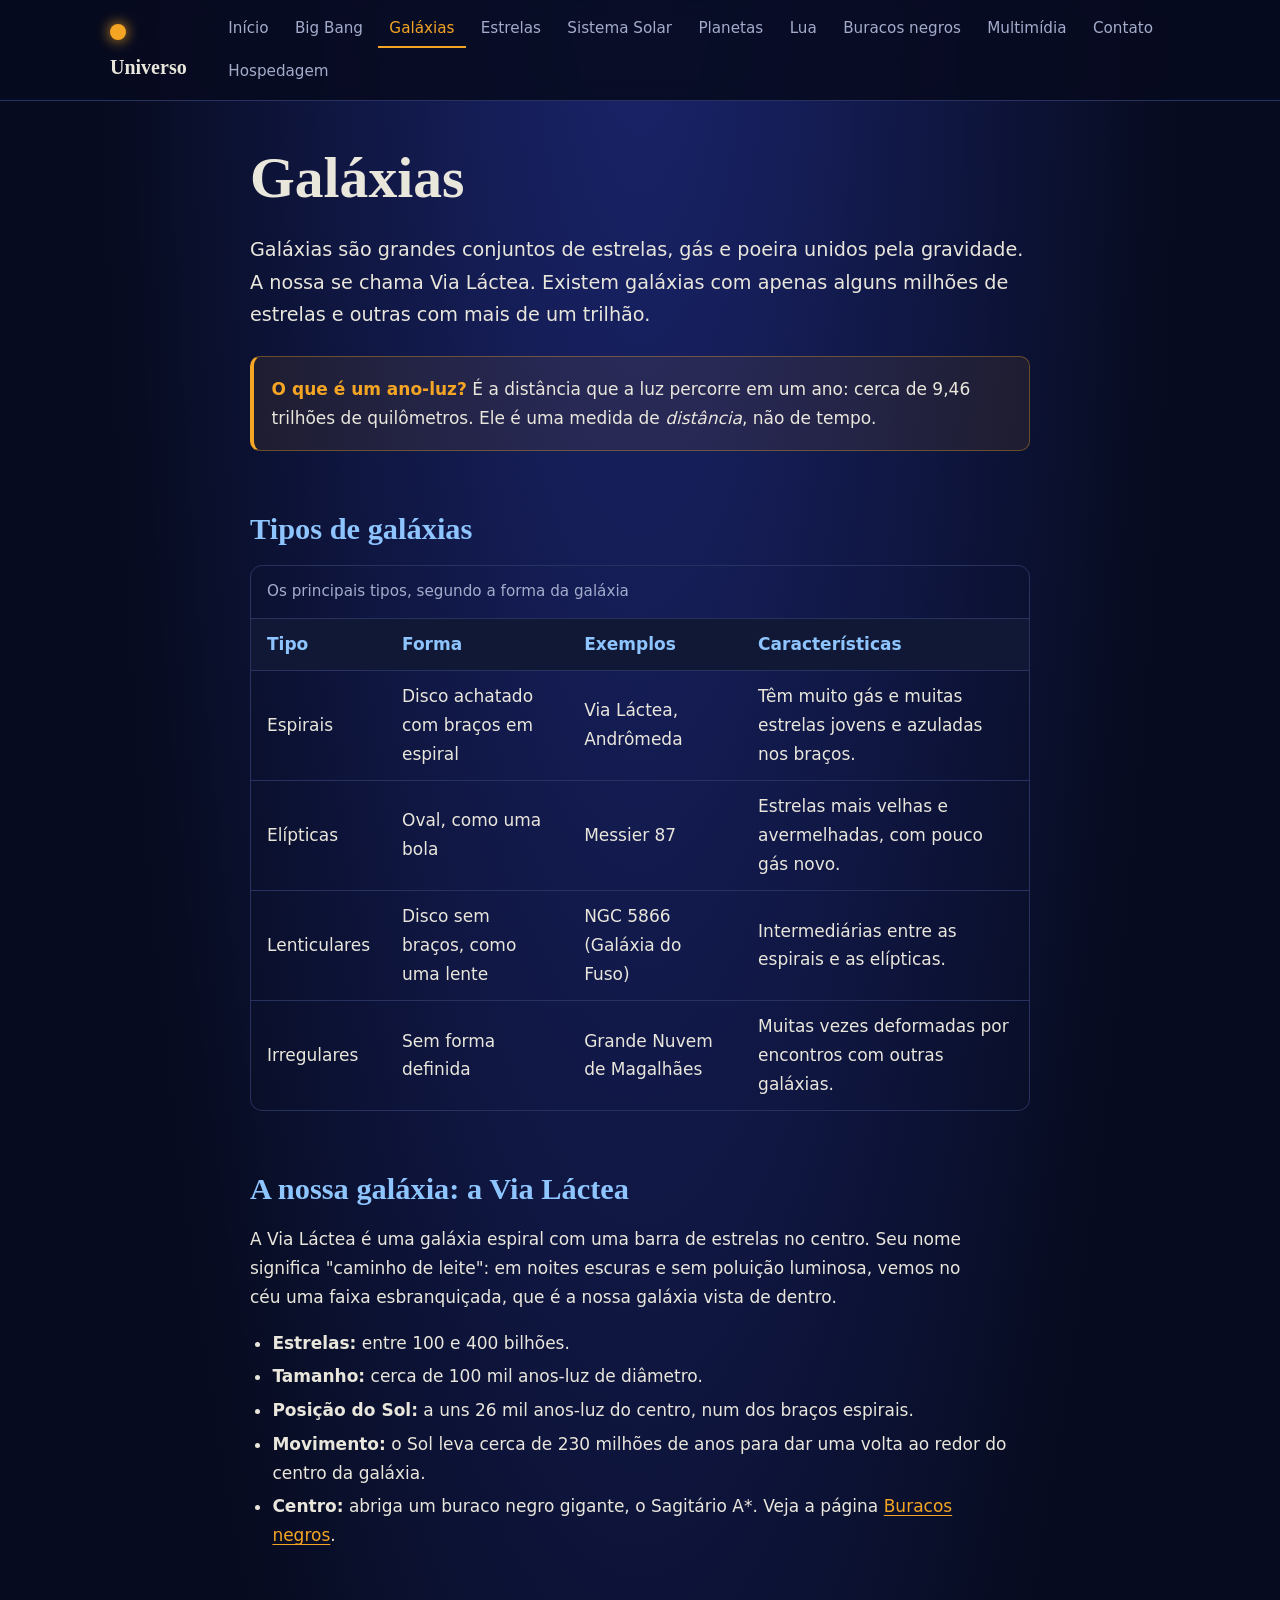
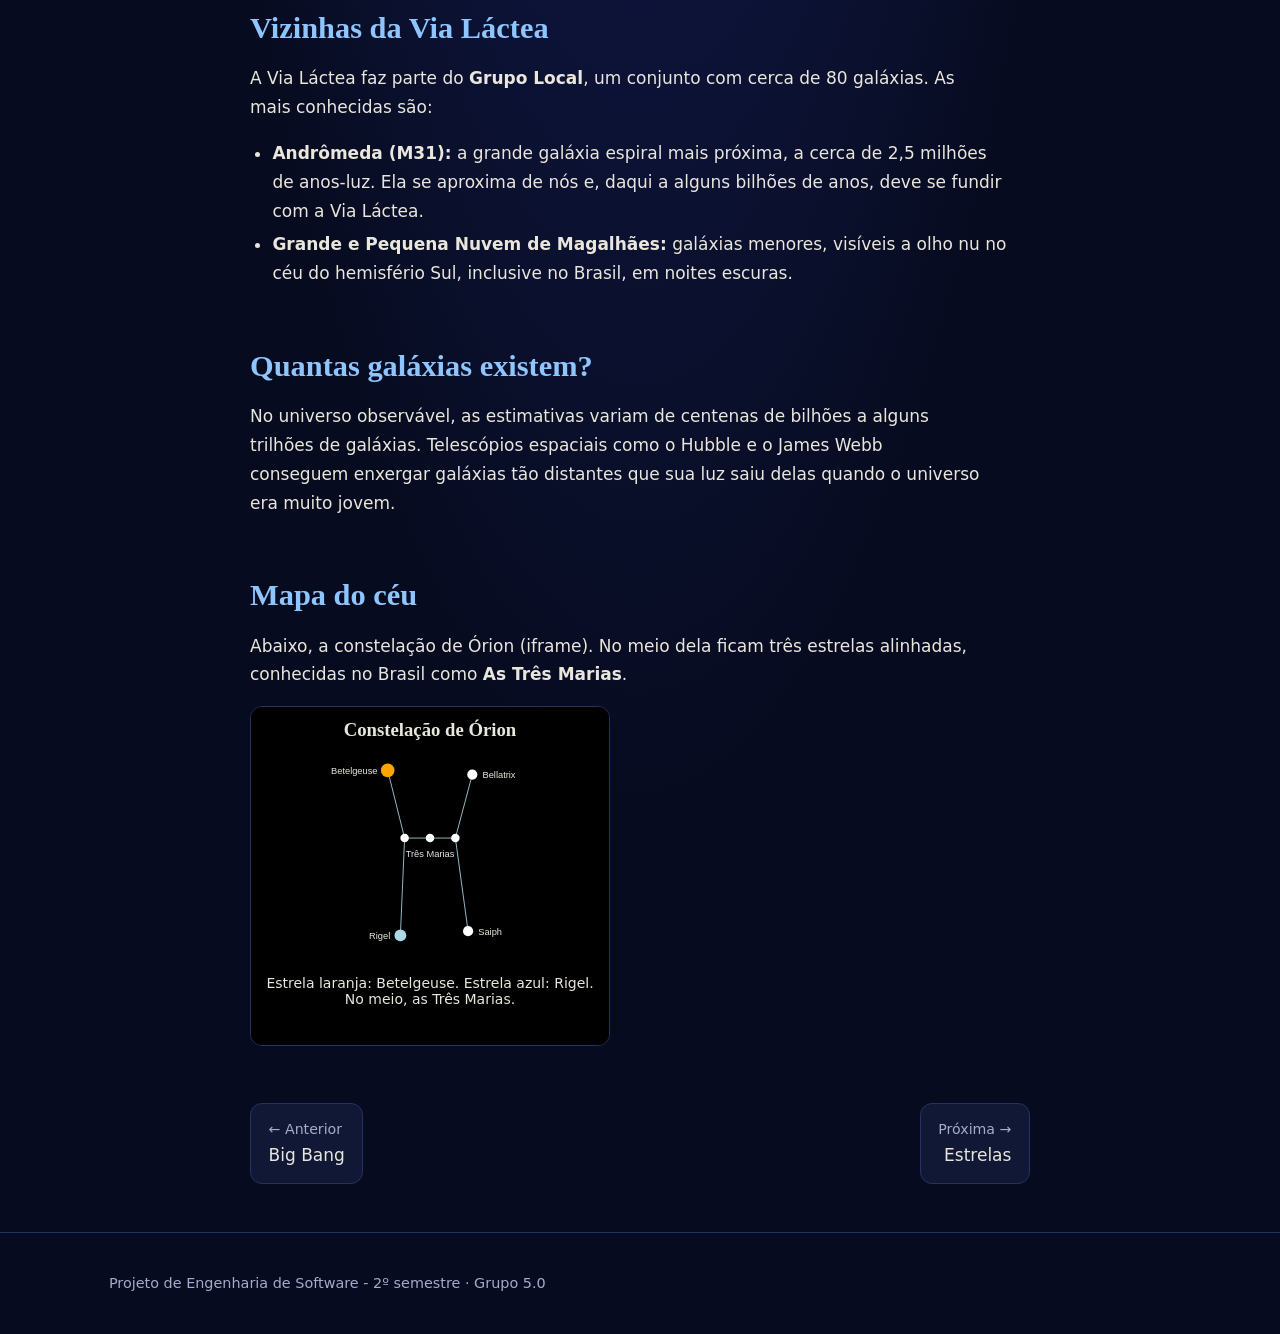
<file: pages/galaxias.html>
<!DOCTYPE html>
<html lang="pt-BR">
<head>
    <meta charset="UTF-8">
    <meta name="viewport" content="width=device-width, initial-scale=1">
    <meta name="description" content="Tipos de galáxias, a Via Láctea, suas vizinhas e a constelação de Órion.">
    <title>Galáxias - Universo</title>
    <link rel="icon" href="../assets/favicon.svg" type="image/svg+xml">
    <link rel="stylesheet" href="../css/style.css">
    <script src="../js/script.js" defer></script>
</head>
<body>
    <a class="skip-link" href="#conteudo">Pular para o conteúdo</a>

    <header class="site-header">
        <div class="bar">
            <a class="brand" href="../index.html">Universo</a>
            <button class="menu-btn" aria-expanded="false" aria-controls="menu">Menu</button>
            <nav class="nav" id="menu" aria-label="Principal">
                <ul>
                    <li><a href="../index.html">Início</a></li>
                    <li><a href="big-bang.html">Big Bang</a></li>
                    <li><a href="galaxias.html" aria-current="page">Galáxias</a></li>
                    <li><a href="estrelas.html">Estrelas</a></li>
                    <li><a href="sistema-solar.html">Sistema Solar</a></li>
                    <li><a href="planetas.html">Planetas</a></li>
                    <li><a href="lua.html">Lua</a></li>
                    <li><a href="buracos-negros.html">Buracos negros</a></li>
                    <li><a href="multimidia.html">Multimídia</a></li>
                    <li><a href="contato.html">Contato</a></li>
                    <li><a href="hospedagem.html">Hospedagem</a></li>
                </ul>
            </nav>
        </div>
    </header>

    <main id="conteudo">
        <h1>Galáxias</h1>
        <p class="lead">Galáxias são grandes conjuntos de estrelas, gás e poeira unidos pela gravidade. A nossa se chama Via Láctea. Existem galáxias com apenas alguns milhões de estrelas e outras com mais de um trilhão.</p>

        <div class="destaque">
            <p><strong>O que é um ano-luz?</strong> É a distância que a luz percorre em um ano: cerca de 9,46 trilhões de quilômetros. Ele é uma medida de <em>distância</em>, não de tempo.</p>
        </div>

        <h2>Tipos de galáxias</h2>
        <div class="table-wrap">
            <table>
                <caption>Os principais tipos, segundo a forma da galáxia</caption>
                <thead>
                    <tr><th scope="col">Tipo</th><th scope="col">Forma</th><th scope="col">Exemplos</th><th scope="col">Características</th></tr>
                </thead>
                <tbody>
                    <tr><td>Espirais</td><td>Disco achatado com braços em espiral</td><td>Via Láctea, Andrômeda</td><td>Têm muito gás e muitas estrelas jovens e azuladas nos braços.</td></tr>
                    <tr><td>Elípticas</td><td>Oval, como uma bola</td><td>Messier 87</td><td>Estrelas mais velhas e avermelhadas, com pouco gás novo.</td></tr>
                    <tr><td>Lenticulares</td><td>Disco sem braços, como uma lente</td><td>NGC 5866 (Galáxia do Fuso)</td><td>Intermediárias entre as espirais e as elípticas.</td></tr>
                    <tr><td>Irregulares</td><td>Sem forma definida</td><td>Grande Nuvem de Magalhães</td><td>Muitas vezes deformadas por encontros com outras galáxias.</td></tr>
                </tbody>
            </table>
        </div>

        <h2>A nossa galáxia: a Via Láctea</h2>
        <p>A Via Láctea é uma galáxia espiral com uma barra de estrelas no centro. Seu nome significa "caminho de leite": em noites escuras e sem poluição luminosa, vemos no céu uma faixa esbranquiçada, que é a nossa galáxia vista de dentro.</p>
        <ul>
            <li><strong>Estrelas:</strong> entre 100 e 400 bilhões.</li>
            <li><strong>Tamanho:</strong> cerca de 100 mil anos-luz de diâmetro.</li>
            <li><strong>Posição do Sol:</strong> a uns 26 mil anos-luz do centro, num dos braços espirais.</li>
            <li><strong>Movimento:</strong> o Sol leva cerca de 230 milhões de anos para dar uma volta ao redor do centro da galáxia.</li>
            <li><strong>Centro:</strong> abriga um buraco negro gigante, o Sagitário A*. Veja a página <a href="buracos-negros.html">Buracos negros</a>.</li>
        </ul>

        <h2>Vizinhas da Via Láctea</h2>
        <p>A Via Láctea faz parte do <strong>Grupo Local</strong>, um conjunto com cerca de 80 galáxias. As mais conhecidas são:</p>
        <ul>
            <li><strong>Andrômeda (M31):</strong> a grande galáxia espiral mais próxima, a cerca de 2,5 milhões de anos-luz. Ela se aproxima de nós e, daqui a alguns bilhões de anos, deve se fundir com a Via Láctea.</li>
            <li><strong>Grande e Pequena Nuvem de Magalhães:</strong> galáxias menores, visíveis a olho nu no céu do hemisfério Sul, inclusive no Brasil, em noites escuras.</li>
        </ul>

        <h2>Quantas galáxias existem?</h2>
        <p>No universo observável, as estimativas variam de centenas de bilhões a alguns trilhões de galáxias. Telescópios espaciais como o Hubble e o James Webb conseguem enxergar galáxias tão distantes que sua luz saiu delas quando o universo era muito jovem.</p>

        <h2>Mapa do céu</h2>
        <p>Abaixo, a constelação de Órion (iframe). No meio dela ficam três estrelas alinhadas, conhecidas no Brasil como <strong>As Três Marias</strong>.</p>
        <iframe src="../assets/ceu.html" title="Constelação de Órion"></iframe>

        <nav class="pagina-nav" aria-label="Navegação entre páginas">
            <a class="anterior" href="big-bang.html"><small>← Anterior</small>Big Bang</a>
            <a class="proxima" href="estrelas.html"><small>Próxima →</small>Estrelas</a>
        </nav>
    </main>

    <footer>
        <p>Projeto de Engenharia de Software - 2º semestre · Grupo 5.0</p>
    </footer>
</body>
</html>
</file>
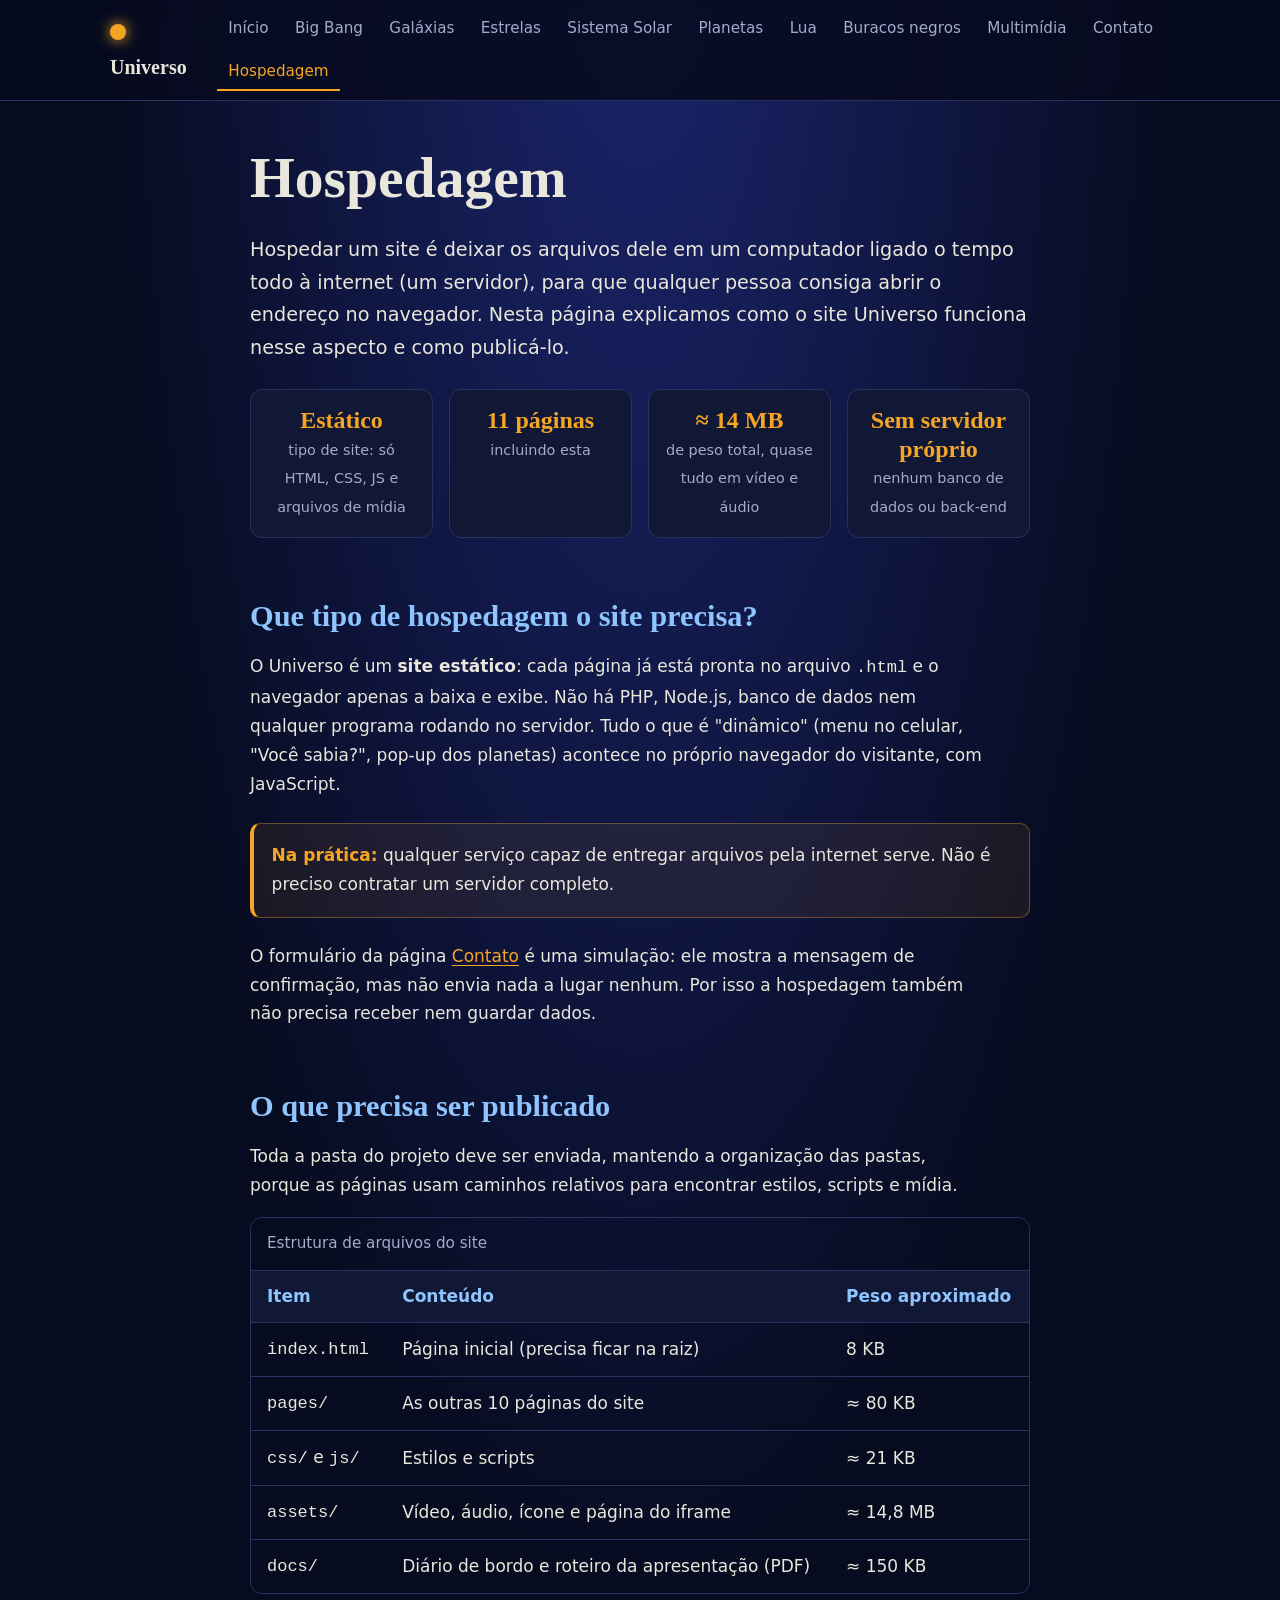
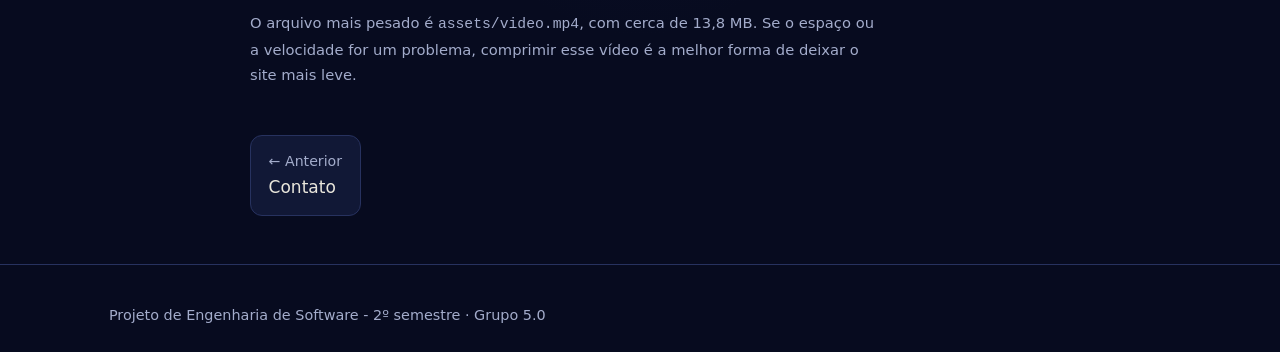
<file: pages/hospedagem.html>
<!DOCTYPE html>
<html lang="pt-BR">
<head>
    <meta charset="UTF-8">
    <meta name="viewport" content="width=device-width, initial-scale=1">
    <meta name="description" content="Como o site Universo é hospedado: tipo de hospedagem, arquivos, requisitos e passo a passo para publicar.">
    <title>Hospedagem - Universo</title>
    <link rel="icon" href="../assets/favicon.svg" type="image/svg+xml">
    <link rel="stylesheet" href="../css/style.css">
    <script src="../js/script.js" defer></script>
</head>
<body>
    <a class="skip-link" href="#conteudo">Pular para o conteúdo</a>

    <header class="site-header">
        <div class="bar">
            <a class="brand" href="../index.html">Universo</a>
            <button class="menu-btn" aria-expanded="false" aria-controls="menu">Menu</button>
            <nav class="nav" id="menu" aria-label="Principal">
                <ul>
                    <li><a href="../index.html">Início</a></li>
                    <li><a href="big-bang.html">Big Bang</a></li>
                    <li><a href="galaxias.html">Galáxias</a></li>
                    <li><a href="estrelas.html">Estrelas</a></li>
                    <li><a href="sistema-solar.html">Sistema Solar</a></li>
                    <li><a href="planetas.html">Planetas</a></li>
                    <li><a href="lua.html">Lua</a></li>
                    <li><a href="buracos-negros.html">Buracos negros</a></li>
                    <li><a href="multimidia.html">Multimídia</a></li>
                    <li><a href="contato.html">Contato</a></li>
                    <li><a href="hospedagem.html" aria-current="page">Hospedagem</a></li>
                </ul>
            </nav>
        </div>
    </header>

    <main id="conteudo">
        <h1>Hospedagem</h1>
        <p class="lead">Hospedar um site é deixar os arquivos dele em um computador ligado o tempo todo à internet (um servidor), para que qualquer pessoa consiga abrir o endereço no navegador. Nesta página explicamos como o site Universo funciona nesse aspecto e como publicá-lo.</p>

        <div class="stats">
            <div class="stat"><strong>Estático</strong><span>tipo de site: só HTML, CSS, JS e arquivos de mídia</span></div>
            <div class="stat"><strong>11 páginas</strong><span>incluindo esta</span></div>
            <div class="stat"><strong>≈ 14 MB</strong><span>de peso total, quase tudo em vídeo e áudio</span></div>
            <div class="stat"><strong>Sem servidor próprio</strong><span>nenhum banco de dados ou back-end</span></div>
        </div>

        <h2>Que tipo de hospedagem o site precisa?</h2>
        <p>O Universo é um <strong>site estático</strong>: cada página já está pronta no arquivo <code>.html</code> e o navegador apenas a baixa e exibe. Não há PHP, Node.js, banco de dados nem qualquer programa rodando no servidor. Tudo o que é "dinâmico" (menu no celular, "Você sabia?", pop-up dos planetas) acontece no próprio navegador do visitante, com JavaScript.</p>
        <div class="destaque">
            <p><strong>Na prática:</strong> qualquer serviço capaz de entregar arquivos pela internet serve. Não é preciso contratar um servidor completo.</p>
        </div>
        <p>O formulário da página <a href="contato.html">Contato</a> é uma simulação: ele mostra a mensagem de confirmação, mas não envia nada a lugar nenhum. Por isso a hospedagem também não precisa receber nem guardar dados.</p>

        <h2>O que precisa ser publicado</h2>
        <p>Toda a pasta do projeto deve ser enviada, mantendo a organização das pastas, porque as páginas usam caminhos relativos para encontrar estilos, scripts e mídia.</p>
        <div class="table-wrap">
            <table>
                <caption>Estrutura de arquivos do site</caption>
                <thead>
                    <tr><th scope="col">Item</th><th scope="col">Conteúdo</th><th scope="col">Peso aproximado</th></tr>
                </thead>
                <tbody>
                    <tr><td><code>index.html</code></td><td>Página inicial (precisa ficar na raiz)</td><td>8 KB</td></tr>
                    <tr><td><code>pages/</code></td><td>As outras 10 páginas do site</td><td>≈ 80 KB</td></tr>
                    <tr><td><code>css/</code> e <code>js/</code></td><td>Estilos e scripts</td><td>≈ 21 KB</td></tr>
                    <tr><td><code>assets/</code></td><td>Vídeo, áudio, ícone e página do iframe</td><td>≈ 14,8 MB</td></tr>
                    <tr><td><code>docs/</code></td><td>Diário de bordo e roteiro da apresentação (PDF)</td><td>≈ 150 KB</td></tr>
                </tbody>
            </table>
        </div>
        <p class="nota">O arquivo mais pesado é <code>assets/video.mp4</code>, com cerca de 13,8 MB. Se o espaço ou a velocidade for um problema, comprimir esse vídeo é a melhor forma de deixar o site mais leve.</p>


        <nav class="pagina-nav" aria-label="Navegação entre páginas">
            <a class="anterior" href="contato.html"><small>← Anterior</small>Contato</a>
        </nav>
    </main>

    <footer>
        <p>Projeto de Engenharia de Software - 2º semestre · Grupo 5.0</p>
    </footer>
</body>
</html>
</file>
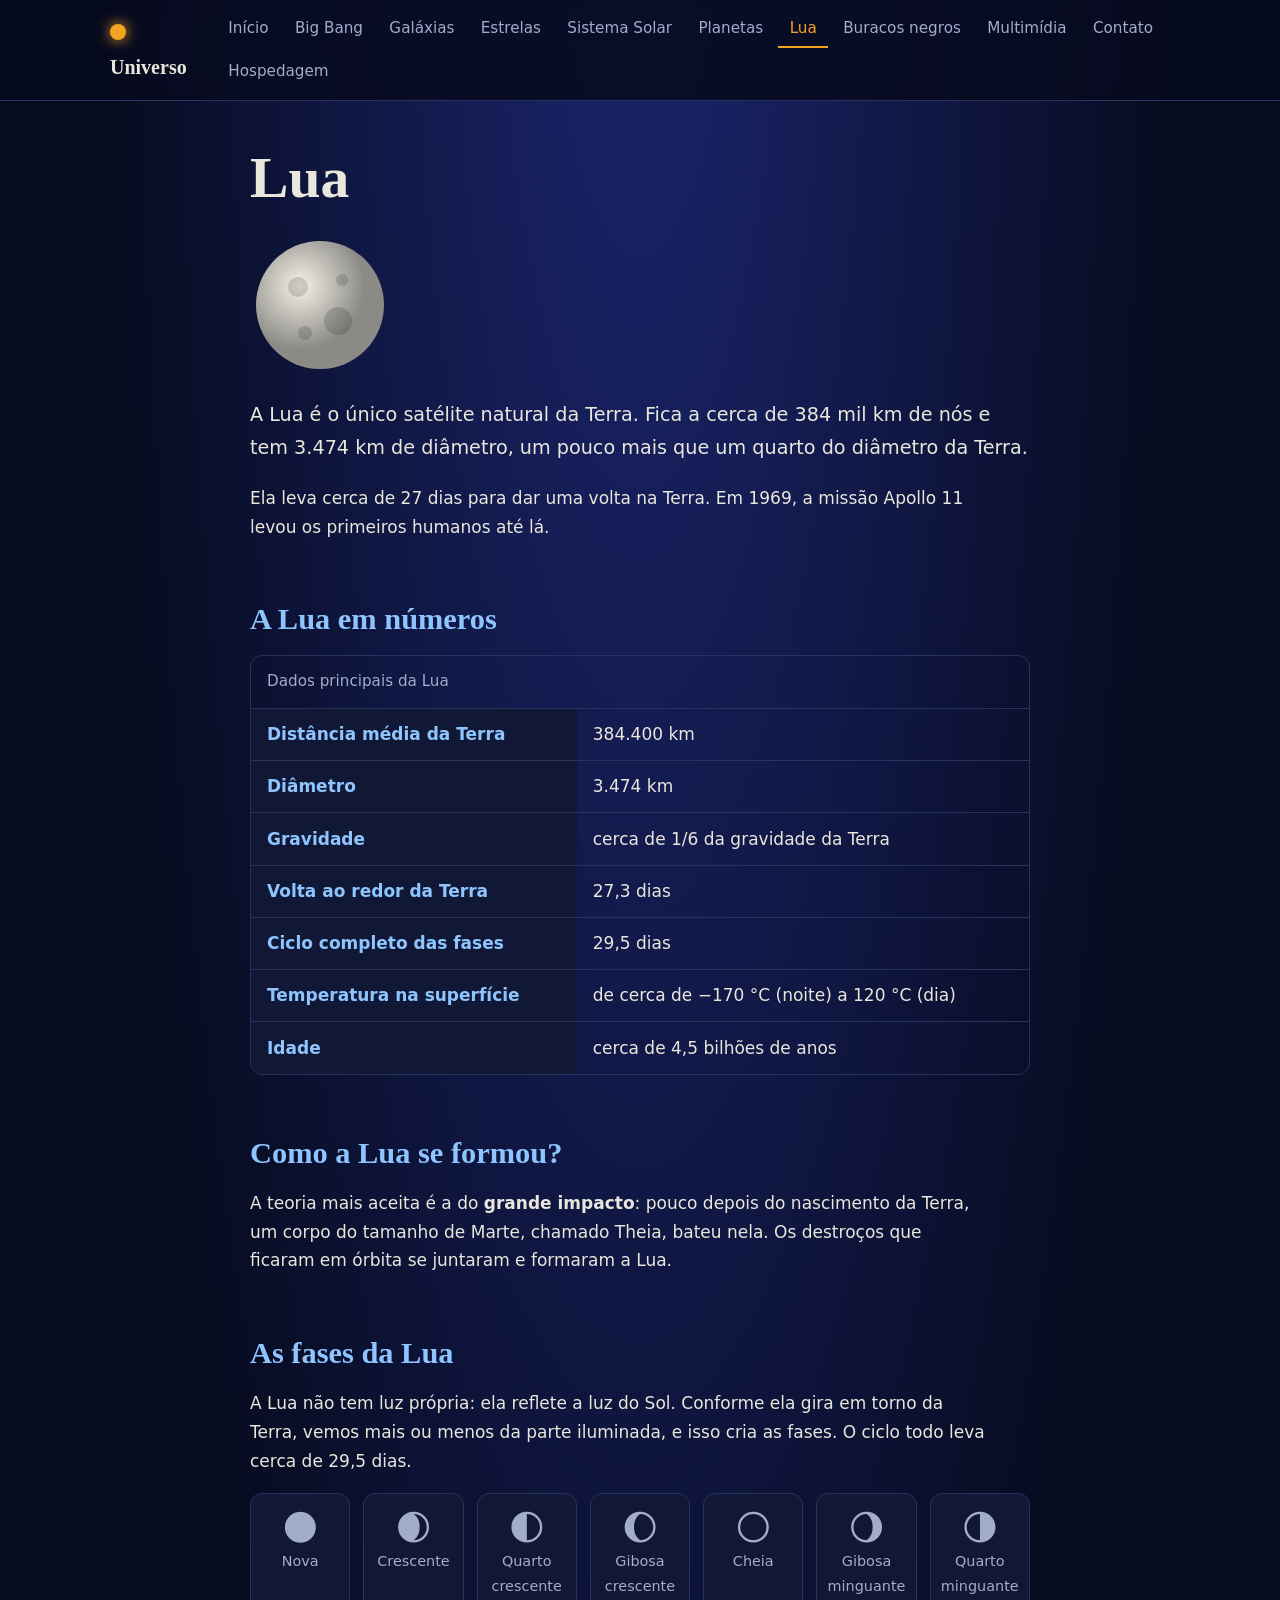
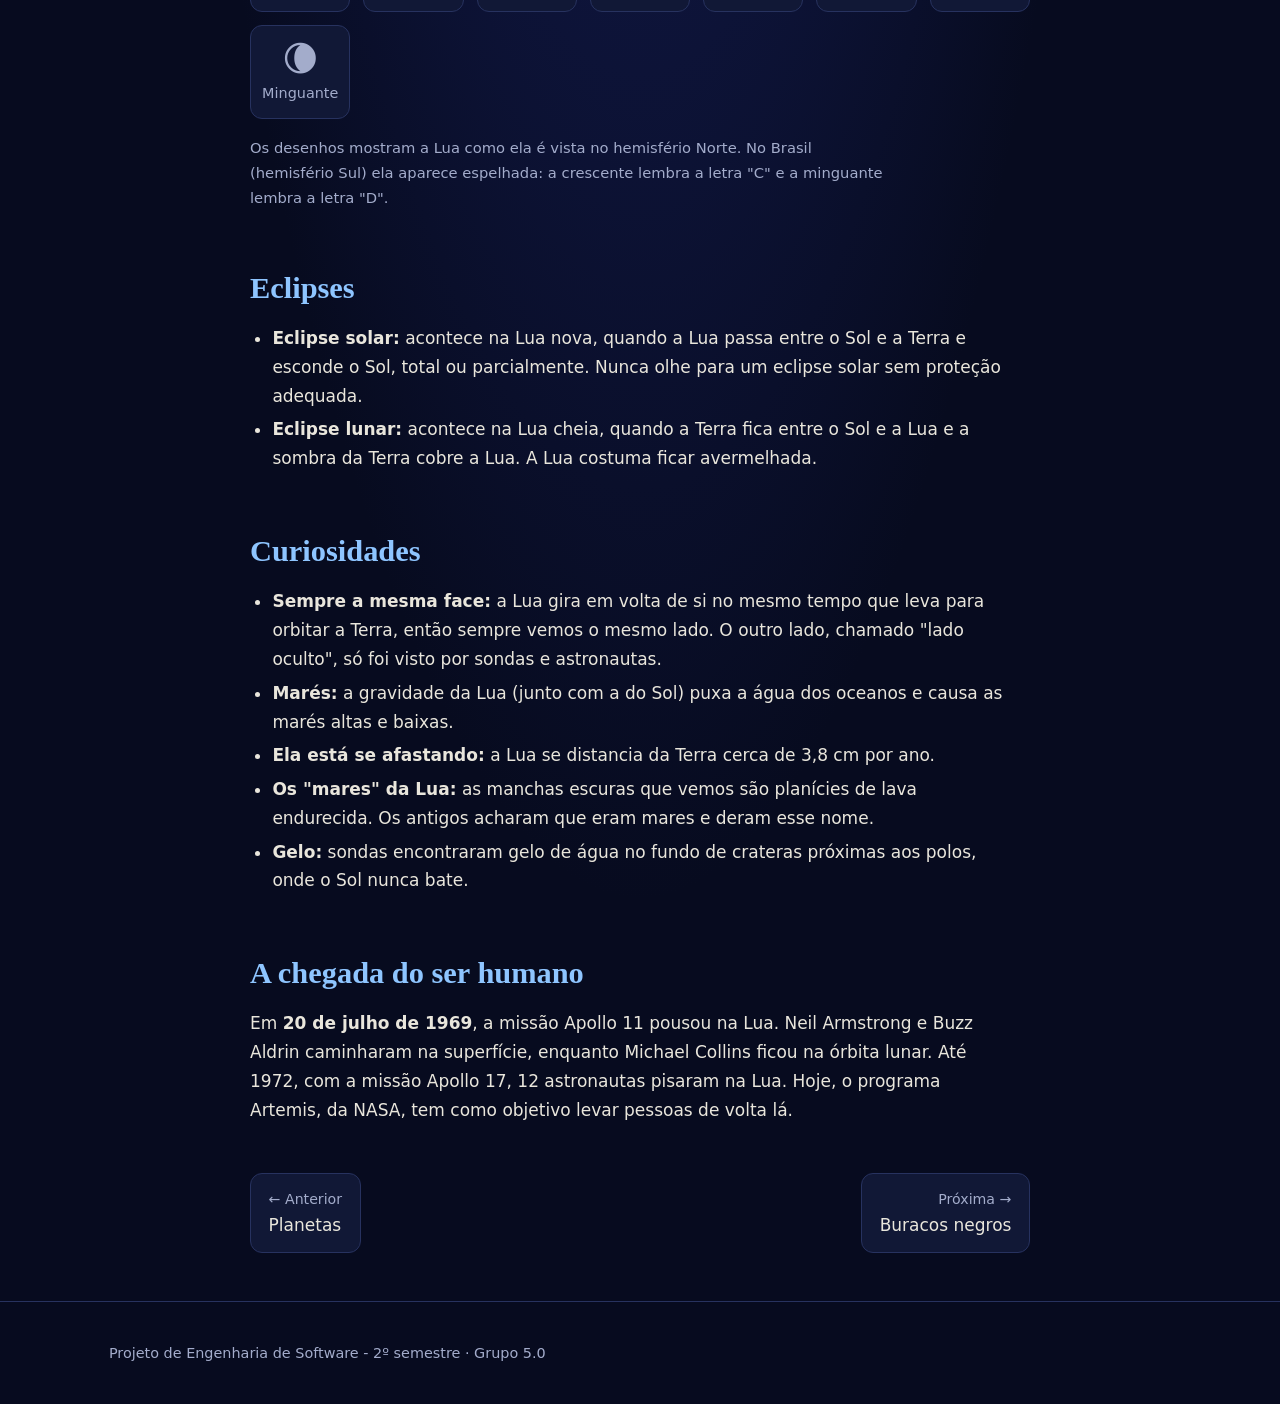
<file: pages/lua.html>
<!DOCTYPE html>
<html lang="pt-BR">
<head>
    <meta charset="UTF-8">
    <meta name="viewport" content="width=device-width, initial-scale=1">
    <meta name="description" content="A Lua: números, origem, fases, eclipses, curiosidades e a chegada do ser humano.">
    <title>Lua - Universo</title>
    <link rel="icon" href="../assets/favicon.svg" type="image/svg+xml">
    <link rel="stylesheet" href="../css/style.css">
    <script src="../js/script.js" defer></script>
</head>
<body>
    <a class="skip-link" href="#conteudo">Pular para o conteúdo</a>

    <header class="site-header">
        <div class="bar">
            <a class="brand" href="../index.html">Universo</a>
            <button class="menu-btn" aria-expanded="false" aria-controls="menu">Menu</button>
            <nav class="nav" id="menu" aria-label="Principal">
                <ul>
                    <li><a href="../index.html">Início</a></li>
                    <li><a href="big-bang.html">Big Bang</a></li>
                    <li><a href="galaxias.html">Galáxias</a></li>
                    <li><a href="estrelas.html">Estrelas</a></li>
                    <li><a href="sistema-solar.html">Sistema Solar</a></li>
                    <li><a href="planetas.html">Planetas</a></li>
                    <li><a href="lua.html" aria-current="page">Lua</a></li>
                    <li><a href="buracos-negros.html">Buracos negros</a></li>
                    <li><a href="multimidia.html">Multimídia</a></li>
                    <li><a href="contato.html">Contato</a></li>
                    <li><a href="hospedagem.html">Hospedagem</a></li>
                </ul>
            </nav>
        </div>
    </header>

    <main id="conteudo">
        <h1>Lua</h1>
        <svg class="art" width="140" height="140" viewBox="0 0 140 140" role="img" aria-label="Desenho da Lua">
            <defs>
                <radialGradient id="m" cx=".35" cy=".35">
                    <stop offset="0" stop-color="#f4f1e6"/>
                    <stop offset="1" stop-color="#8b8a86"/>
                </radialGradient>
            </defs>
            <circle cx="70" cy="70" r="64" fill="url(#m)"/>
            <circle cx="48" cy="52" r="10" fill="#000" opacity=".15"/>
            <circle cx="88" cy="86" r="14" fill="#000" opacity=".15"/>
            <circle cx="92" cy="45" r="6" fill="#000" opacity=".15"/>
            <circle cx="55" cy="98" r="7" fill="#000" opacity=".15"/>
        </svg>
        <p class="lead">A Lua é o único satélite natural da Terra. Fica a cerca de 384 mil km de nós e tem 3.474 km de diâmetro, um pouco mais que um quarto do diâmetro da Terra.</p>
        <p>Ela leva cerca de 27 dias para dar uma volta na Terra. Em 1969, a missão Apollo 11 levou os primeiros humanos até lá.</p>

        <h2>A Lua em números</h2>
        <div class="table-wrap">
            <table>
                <caption>Dados principais da Lua</caption>
                <tbody>
                    <tr><th scope="row">Distância média da Terra</th><td>384.400 km</td></tr>
                    <tr><th scope="row">Diâmetro</th><td>3.474 km</td></tr>
                    <tr><th scope="row">Gravidade</th><td>cerca de 1/6 da gravidade da Terra</td></tr>
                    <tr><th scope="row">Volta ao redor da Terra</th><td>27,3 dias</td></tr>
                    <tr><th scope="row">Ciclo completo das fases</th><td>29,5 dias</td></tr>
                    <tr><th scope="row">Temperatura na superfície</th><td>de cerca de −170 °C (noite) a 120 °C (dia)</td></tr>
                    <tr><th scope="row">Idade</th><td>cerca de 4,5 bilhões de anos</td></tr>
                </tbody>
            </table>
        </div>

        <h2>Como a Lua se formou?</h2>
        <p>A teoria mais aceita é a do <strong>grande impacto</strong>: pouco depois do nascimento da Terra, um corpo do tamanho de Marte, chamado Theia, bateu nela. Os destroços que ficaram em órbita se juntaram e formaram a Lua.</p>

        <h2>As fases da Lua</h2>
        <p>A Lua não tem luz própria: ela reflete a luz do Sol. Conforme ela gira em torno da Terra, vemos mais ou menos da parte iluminada, e isso cria as fases. O ciclo todo leva cerca de 29,5 dias.</p>
        <ul class="fases">
            <li><span aria-hidden="true">🌑</span>Nova</li>
            <li><span aria-hidden="true">🌒</span>Crescente</li>
            <li><span aria-hidden="true">🌓</span>Quarto crescente</li>
            <li><span aria-hidden="true">🌔</span>Gibosa crescente</li>
            <li><span aria-hidden="true">🌕</span>Cheia</li>
            <li><span aria-hidden="true">🌖</span>Gibosa minguante</li>
            <li><span aria-hidden="true">🌗</span>Quarto minguante</li>
            <li><span aria-hidden="true">🌘</span>Minguante</li>
        </ul>
        <p class="nota">Os desenhos mostram a Lua como ela é vista no hemisfério Norte. No Brasil (hemisfério Sul) ela aparece espelhada: a crescente lembra a letra "C" e a minguante lembra a letra "D".</p>

        <h2>Eclipses</h2>
        <ul>
            <li><strong>Eclipse solar:</strong> acontece na Lua nova, quando a Lua passa entre o Sol e a Terra e esconde o Sol, total ou parcialmente. Nunca olhe para um eclipse solar sem proteção adequada.</li>
            <li><strong>Eclipse lunar:</strong> acontece na Lua cheia, quando a Terra fica entre o Sol e a Lua e a sombra da Terra cobre a Lua. A Lua costuma ficar avermelhada.</li>
        </ul>

        <h2>Curiosidades</h2>
        <ul>
            <li><strong>Sempre a mesma face:</strong> a Lua gira em volta de si no mesmo tempo que leva para orbitar a Terra, então sempre vemos o mesmo lado. O outro lado, chamado "lado oculto", só foi visto por sondas e astronautas.</li>
            <li><strong>Marés:</strong> a gravidade da Lua (junto com a do Sol) puxa a água dos oceanos e causa as marés altas e baixas.</li>
            <li><strong>Ela está se afastando:</strong> a Lua se distancia da Terra cerca de 3,8 cm por ano.</li>
            <li><strong>Os "mares" da Lua:</strong> as manchas escuras que vemos são planícies de lava endurecida. Os antigos acharam que eram mares e deram esse nome.</li>
            <li><strong>Gelo:</strong> sondas encontraram gelo de água no fundo de crateras próximas aos polos, onde o Sol nunca bate.</li>
        </ul>

        <h2>A chegada do ser humano</h2>
        <p>Em <strong>20 de julho de 1969</strong>, a missão Apollo 11 pousou na Lua. Neil Armstrong e Buzz Aldrin caminharam na superfície, enquanto Michael Collins ficou na órbita lunar. Até 1972, com a missão Apollo 17, 12 astronautas pisaram na Lua. Hoje, o programa Artemis, da NASA, tem como objetivo levar pessoas de volta lá.</p>

        <nav class="pagina-nav" aria-label="Navegação entre páginas">
            <a class="anterior" href="planetas.html"><small>← Anterior</small>Planetas</a>
            <a class="proxima" href="buracos-negros.html"><small>Próxima →</small>Buracos negros</a>
        </nav>
    </main>

    <footer>
        <p>Projeto de Engenharia de Software - 2º semestre · Grupo 5.0</p>
    </footer>
</body>
</html>
</file>
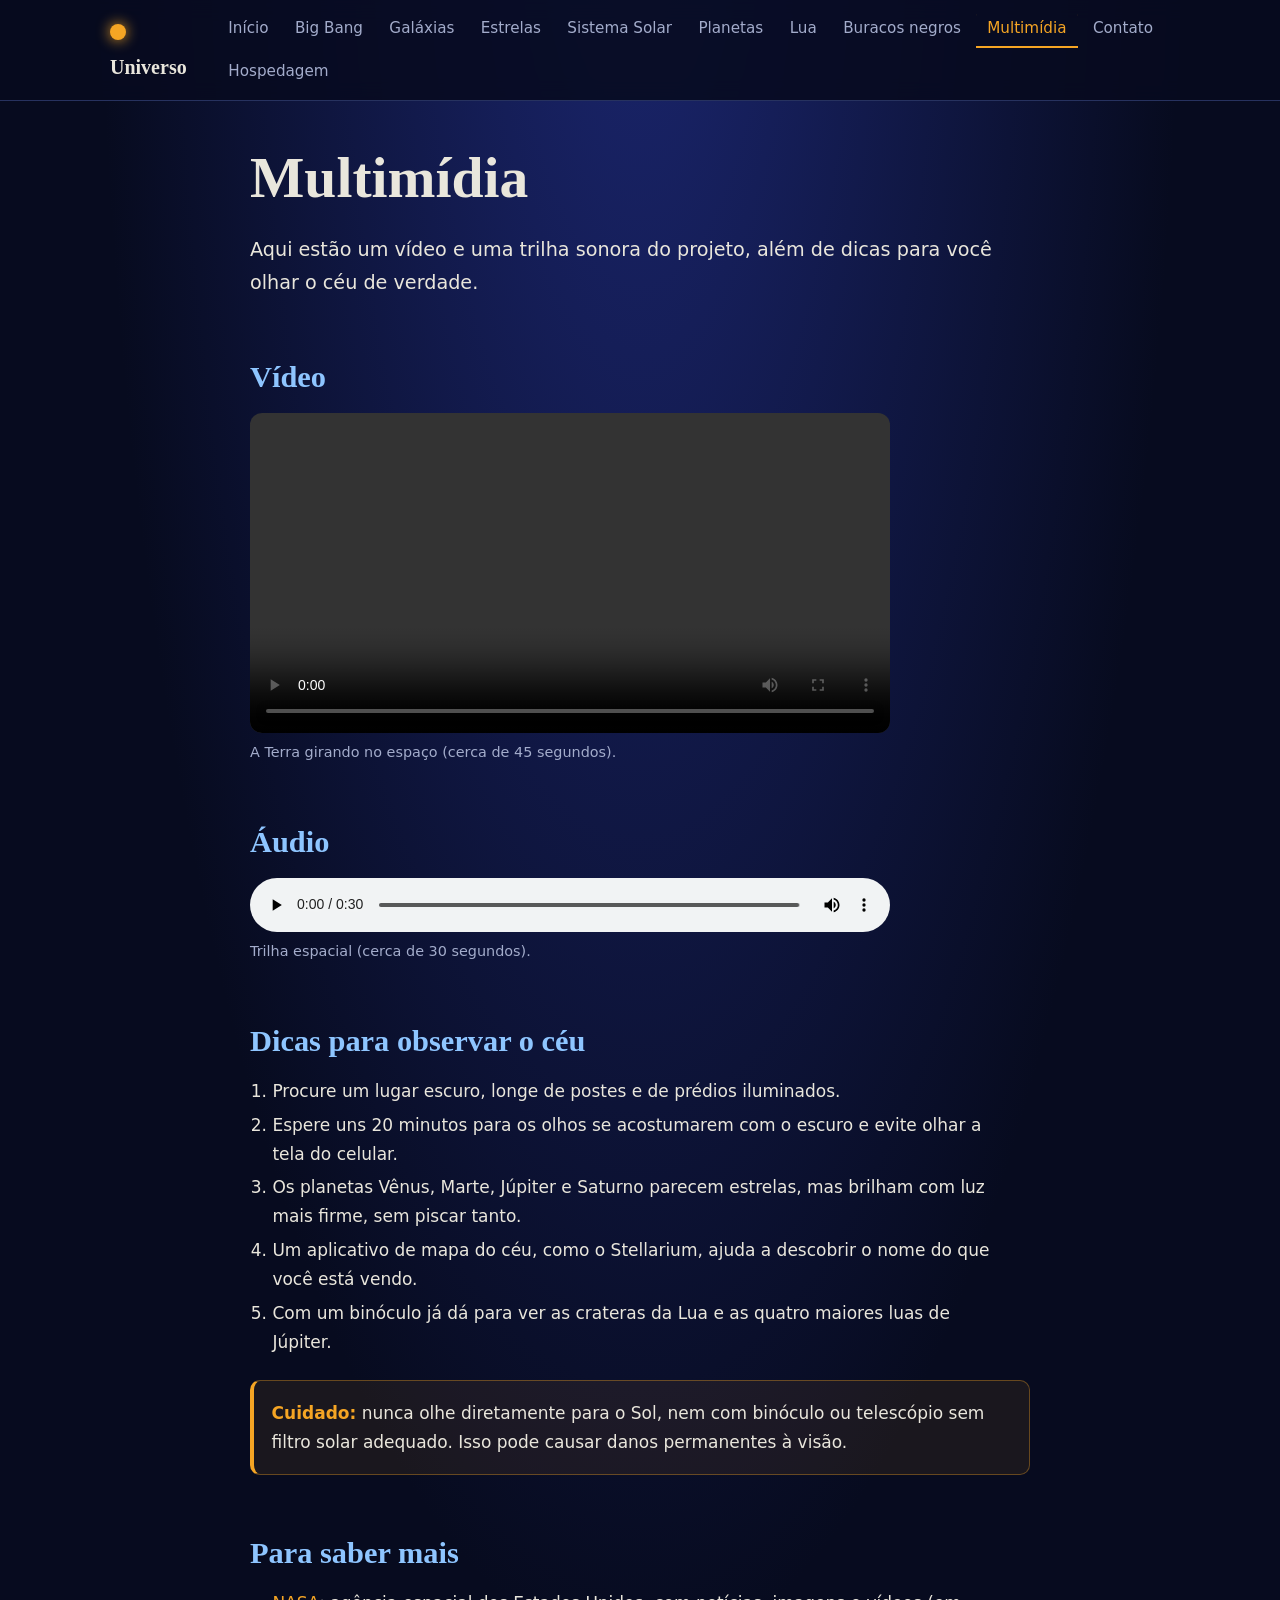
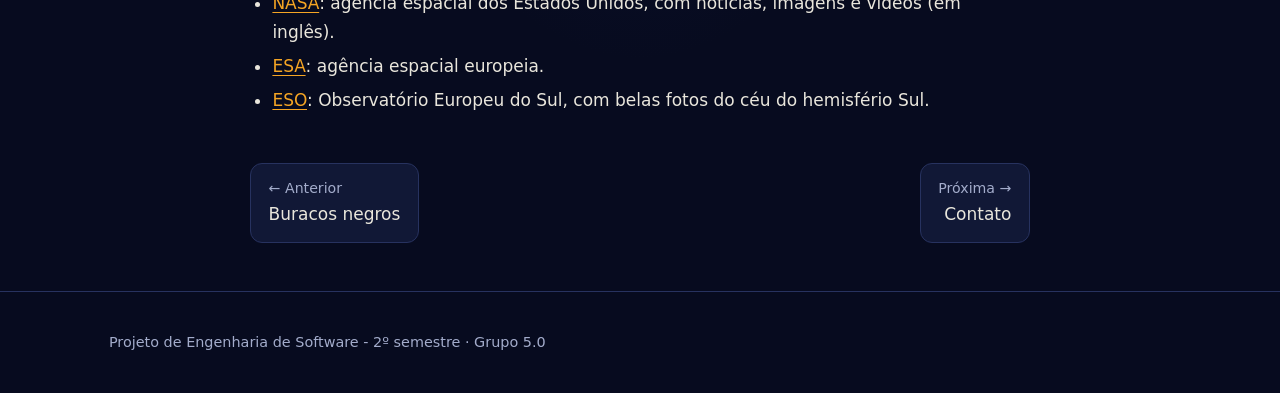
<file: pages/multimidia.html>
<!DOCTYPE html>
<html lang="pt-BR">
<head>
    <meta charset="UTF-8">
    <meta name="viewport" content="width=device-width, initial-scale=1">
    <meta name="description" content="Vídeo, áudio e dicas para observar o céu.">
    <title>Multimídia - Universo</title>
    <link rel="icon" href="../assets/favicon.svg" type="image/svg+xml">
    <link rel="stylesheet" href="../css/style.css">
    <script src="../js/script.js" defer></script>
</head>
<body>
    <a class="skip-link" href="#conteudo">Pular para o conteúdo</a>

    <header class="site-header">
        <div class="bar">
            <a class="brand" href="../index.html">Universo</a>
            <button class="menu-btn" aria-expanded="false" aria-controls="menu">Menu</button>
            <nav class="nav" id="menu" aria-label="Principal">
                <ul>
                    <li><a href="../index.html">Início</a></li>
                    <li><a href="big-bang.html">Big Bang</a></li>
                    <li><a href="galaxias.html">Galáxias</a></li>
                    <li><a href="estrelas.html">Estrelas</a></li>
                    <li><a href="sistema-solar.html">Sistema Solar</a></li>
                    <li><a href="planetas.html">Planetas</a></li>
                    <li><a href="lua.html">Lua</a></li>
                    <li><a href="buracos-negros.html">Buracos negros</a></li>
                    <li><a href="multimidia.html" aria-current="page">Multimídia</a></li>
                    <li><a href="contato.html">Contato</a></li>
                    <li><a href="hospedagem.html">Hospedagem</a></li>
                </ul>
            </nav>
        </div>
    </header>

    <main id="conteudo">
        <h1>Multimídia</h1>
        <p class="lead">Aqui estão um vídeo e uma trilha sonora do projeto, além de dicas para você olhar o céu de verdade.</p>

        <h2>Vídeo</h2>
        <figure>
            <video controls preload="metadata">
                <source src="../assets/video.mp4" type="video/mp4">
                Seu navegador não suporta vídeo.
            </video>
            <figcaption>A Terra girando no espaço (cerca de 45 segundos).</figcaption>
        </figure>

        <h2>Áudio</h2>
        <figure>
            <audio controls src="../assets/trilha-espacial.mp3">Seu navegador não suporta áudio.</audio>
            <figcaption>Trilha espacial (cerca de 30 segundos).</figcaption>
        </figure>

        <h2>Dicas para observar o céu</h2>
        <ol>
            <li>Procure um lugar escuro, longe de postes e de prédios iluminados.</li>
            <li>Espere uns 20 minutos para os olhos se acostumarem com o escuro e evite olhar a tela do celular.</li>
            <li>Os planetas Vênus, Marte, Júpiter e Saturno parecem estrelas, mas brilham com luz mais firme, sem piscar tanto.</li>
            <li>Um aplicativo de mapa do céu, como o Stellarium, ajuda a descobrir o nome do que você está vendo.</li>
            <li>Com um binóculo já dá para ver as crateras da Lua e as quatro maiores luas de Júpiter.</li>
        </ol>
        <div class="destaque">
            <p><strong>Cuidado:</strong> nunca olhe diretamente para o Sol, nem com binóculo ou telescópio sem filtro solar adequado. Isso pode causar danos permanentes à visão.</p>
        </div>

        <h2>Para saber mais</h2>
        <ul>
            <li><a href="https://www.nasa.gov/" target="_blank" rel="noopener">NASA</a>: agência espacial dos Estados Unidos, com notícias, imagens e vídeos (em inglês).</li>
            <li><a href="https://www.esa.int/" target="_blank" rel="noopener">ESA</a>: agência espacial europeia.</li>
            <li><a href="https://www.eso.org/" target="_blank" rel="noopener">ESO</a>: Observatório Europeu do Sul, com belas fotos do céu do hemisfério Sul.</li>
        </ul>

        <nav class="pagina-nav" aria-label="Navegação entre páginas">
            <a class="anterior" href="buracos-negros.html"><small>← Anterior</small>Buracos negros</a>
            <a class="proxima" href="contato.html"><small>Próxima →</small>Contato</a>
        </nav>
    </main>

    <footer>
        <p>Projeto de Engenharia de Software - 2º semestre · Grupo 5.0</p>
    </footer>
</body>
</html>
</file>
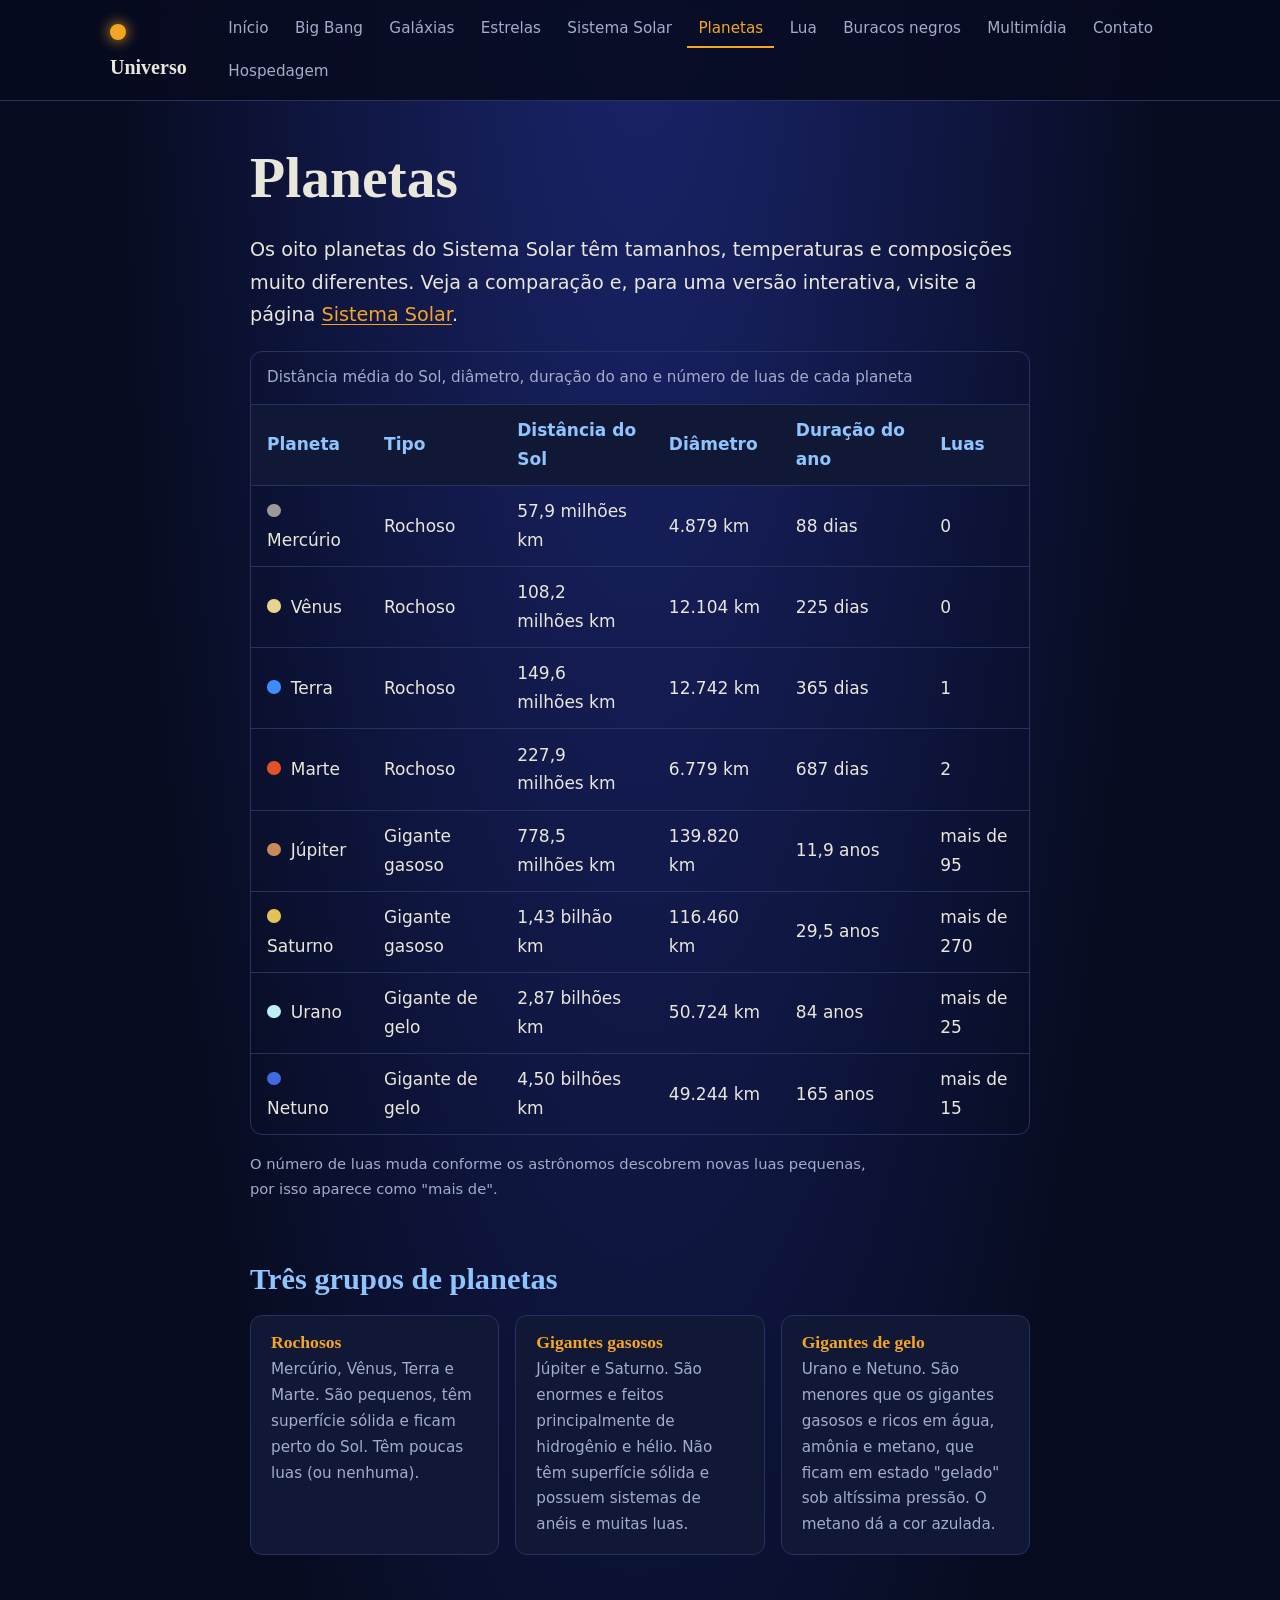
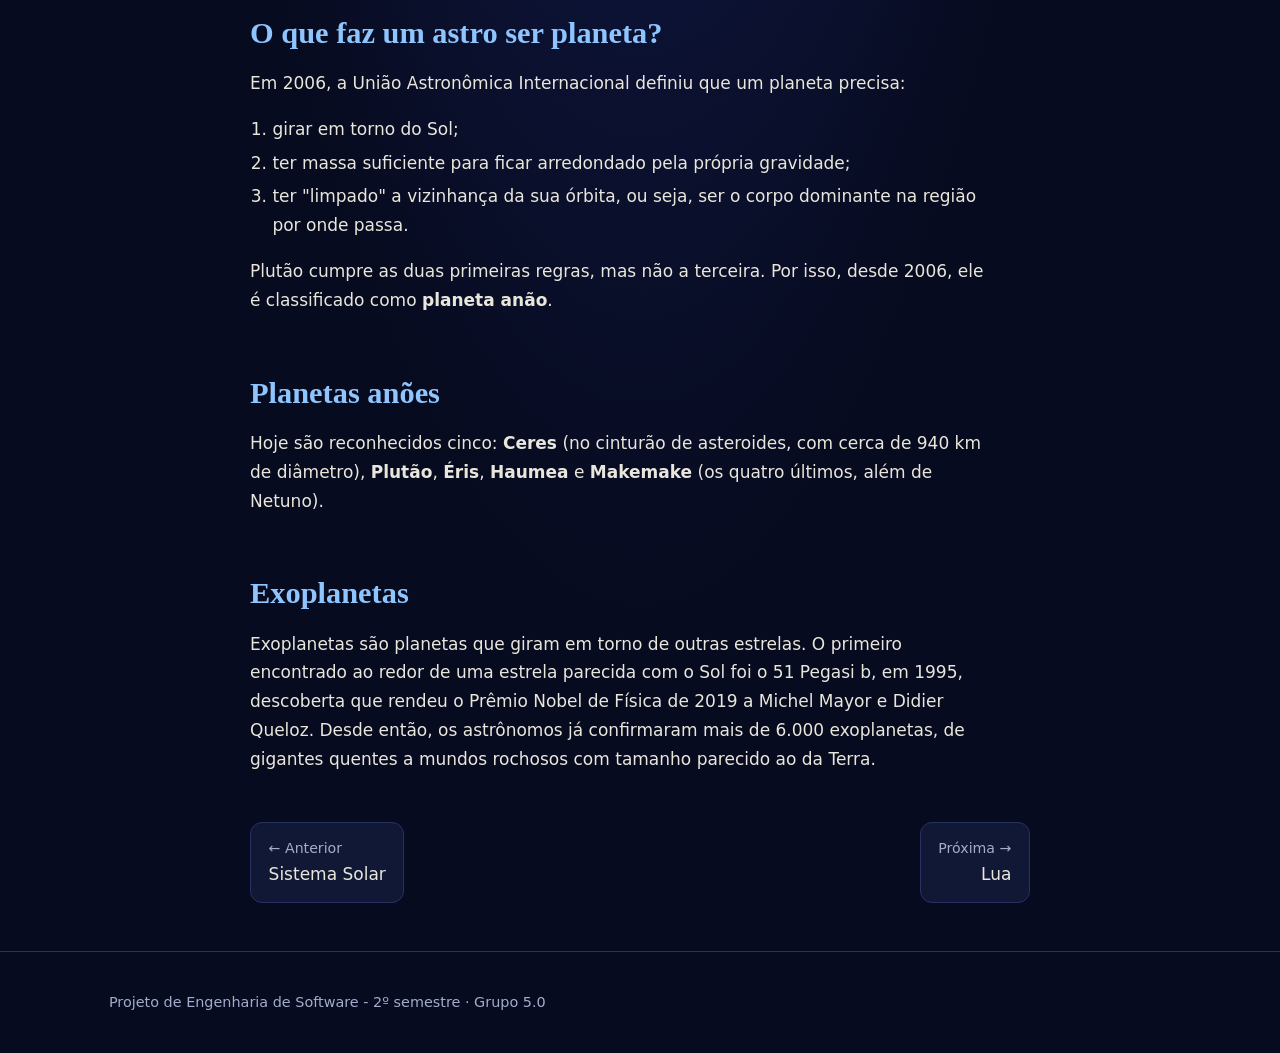
<file: pages/planetas.html>
<!DOCTYPE html>
<html lang="pt-BR">
<head>
    <meta charset="UTF-8">
    <meta name="viewport" content="width=device-width, initial-scale=1">
    <meta name="description" content="Tabela comparativa dos oito planetas, tipos de planeta, planetas anões e exoplanetas.">
    <title>Planetas - Universo</title>
    <link rel="icon" href="../assets/favicon.svg" type="image/svg+xml">
    <link rel="stylesheet" href="../css/style.css">
    <script src="../js/script.js" defer></script>
</head>
<body>
    <a class="skip-link" href="#conteudo">Pular para o conteúdo</a>

    <header class="site-header">
        <div class="bar">
            <a class="brand" href="../index.html">Universo</a>
            <button class="menu-btn" aria-expanded="false" aria-controls="menu">Menu</button>
            <nav class="nav" id="menu" aria-label="Principal">
                <ul>
                    <li><a href="../index.html">Início</a></li>
                    <li><a href="big-bang.html">Big Bang</a></li>
                    <li><a href="galaxias.html">Galáxias</a></li>
                    <li><a href="estrelas.html">Estrelas</a></li>
                    <li><a href="sistema-solar.html">Sistema Solar</a></li>
                    <li><a href="planetas.html" aria-current="page">Planetas</a></li>
                    <li><a href="lua.html">Lua</a></li>
                    <li><a href="buracos-negros.html">Buracos negros</a></li>
                    <li><a href="multimidia.html">Multimídia</a></li>
                    <li><a href="contato.html">Contato</a></li>
                    <li><a href="hospedagem.html">Hospedagem</a></li>
                </ul>
            </nav>
        </div>
    </header>

    <main id="conteudo">
        <h1>Planetas</h1>
        <p class="lead">Os oito planetas do Sistema Solar têm tamanhos, temperaturas e composições muito diferentes. Veja a comparação e, para uma versão interativa, visite a página <a href="sistema-solar.html">Sistema Solar</a>.</p>

        <div class="table-wrap">
            <table>
                <caption>Distância média do Sol, diâmetro, duração do ano e número de luas de cada planeta</caption>
                <thead>
                    <tr>
                        <th scope="col">Planeta</th>
                        <th scope="col">Tipo</th>
                        <th scope="col">Distância do Sol</th>
                        <th scope="col">Diâmetro</th>
                        <th scope="col">Duração do ano</th>
                        <th scope="col">Luas</th>
                    </tr>
                </thead>
                <tbody>
                    <tr><td><span class="dot" style="--c:#9a9a9a"></span>Mercúrio</td><td>Rochoso</td><td>57,9 milhões km</td><td>4.879 km</td><td>88 dias</td><td>0</td></tr>
                    <tr><td><span class="dot" style="--c:#e8d58b"></span>Vênus</td><td>Rochoso</td><td>108,2 milhões km</td><td>12.104 km</td><td>225 dias</td><td>0</td></tr>
                    <tr><td><span class="dot" style="--c:#3d8bff"></span>Terra</td><td>Rochoso</td><td>149,6 milhões km</td><td>12.742 km</td><td>365 dias</td><td>1</td></tr>
                    <tr><td><span class="dot" style="--c:#e0522a"></span>Marte</td><td>Rochoso</td><td>227,9 milhões km</td><td>6.779 km</td><td>687 dias</td><td>2</td></tr>
                    <tr><td><span class="dot" style="--c:#c98a5a"></span>Júpiter</td><td>Gigante gasoso</td><td>778,5 milhões km</td><td>139.820 km</td><td>11,9 anos</td><td>mais de 95</td></tr>
                    <tr><td><span class="dot" style="--c:#e5c15a"></span>Saturno</td><td>Gigante gasoso</td><td>1,43 bilhão km</td><td>116.460 km</td><td>29,5 anos</td><td>mais de 270</td></tr>
                    <tr><td><span class="dot" style="--c:#bdf0f5"></span>Urano</td><td>Gigante de gelo</td><td>2,87 bilhões km</td><td>50.724 km</td><td>84 anos</td><td>mais de 25</td></tr>
                    <tr><td><span class="dot" style="--c:#4169e1"></span>Netuno</td><td>Gigante de gelo</td><td>4,50 bilhões km</td><td>49.244 km</td><td>165 anos</td><td>mais de 15</td></tr>
                </tbody>
            </table>
        </div>
        <p class="nota">O número de luas muda conforme os astrônomos descobrem novas luas pequenas, por isso aparece como "mais de".</p>

        <h2>Três grupos de planetas</h2>
        <div class="cards">
            <div class="card">
                <h3>Rochosos</h3>
                <p>Mercúrio, Vênus, Terra e Marte. São pequenos, têm superfície sólida e ficam perto do Sol. Têm poucas luas (ou nenhuma).</p>
            </div>
            <div class="card">
                <h3>Gigantes gasosos</h3>
                <p>Júpiter e Saturno. São enormes e feitos principalmente de hidrogênio e hélio. Não têm superfície sólida e possuem sistemas de anéis e muitas luas.</p>
            </div>
            <div class="card">
                <h3>Gigantes de gelo</h3>
                <p>Urano e Netuno. São menores que os gigantes gasosos e ricos em água, amônia e metano, que ficam em estado "gelado" sob altíssima pressão. O metano dá a cor azulada.</p>
            </div>
        </div>

        <h2>O que faz um astro ser planeta?</h2>
        <p>Em 2006, a União Astronômica Internacional definiu que um planeta precisa:</p>
        <ol>
            <li>girar em torno do Sol;</li>
            <li>ter massa suficiente para ficar arredondado pela própria gravidade;</li>
            <li>ter "limpado" a vizinhança da sua órbita, ou seja, ser o corpo dominante na região por onde passa.</li>
        </ol>
        <p>Plutão cumpre as duas primeiras regras, mas não a terceira. Por isso, desde 2006, ele é classificado como <strong>planeta anão</strong>.</p>

        <h2>Planetas anões</h2>
        <p>Hoje são reconhecidos cinco: <strong>Ceres</strong> (no cinturão de asteroides, com cerca de 940 km de diâmetro), <strong>Plutão</strong>, <strong>Éris</strong>, <strong>Haumea</strong> e <strong>Makemake</strong> (os quatro últimos, além de Netuno).</p>

        <h2>Exoplanetas</h2>
        <p>Exoplanetas são planetas que giram em torno de outras estrelas. O primeiro encontrado ao redor de uma estrela parecida com o Sol foi o 51 Pegasi b, em 1995, descoberta que rendeu o Prêmio Nobel de Física de 2019 a Michel Mayor e Didier Queloz. Desde então, os astrônomos já confirmaram mais de 6.000 exoplanetas, de gigantes quentes a mundos rochosos com tamanho parecido ao da Terra.</p>

        <nav class="pagina-nav" aria-label="Navegação entre páginas">
            <a class="anterior" href="sistema-solar.html"><small>← Anterior</small>Sistema Solar</a>
            <a class="proxima" href="lua.html"><small>Próxima →</small>Lua</a>
        </nav>
    </main>

    <footer>
        <p>Projeto de Engenharia de Software - 2º semestre · Grupo 5.0</p>
    </footer>
</body>
</html>
</file>
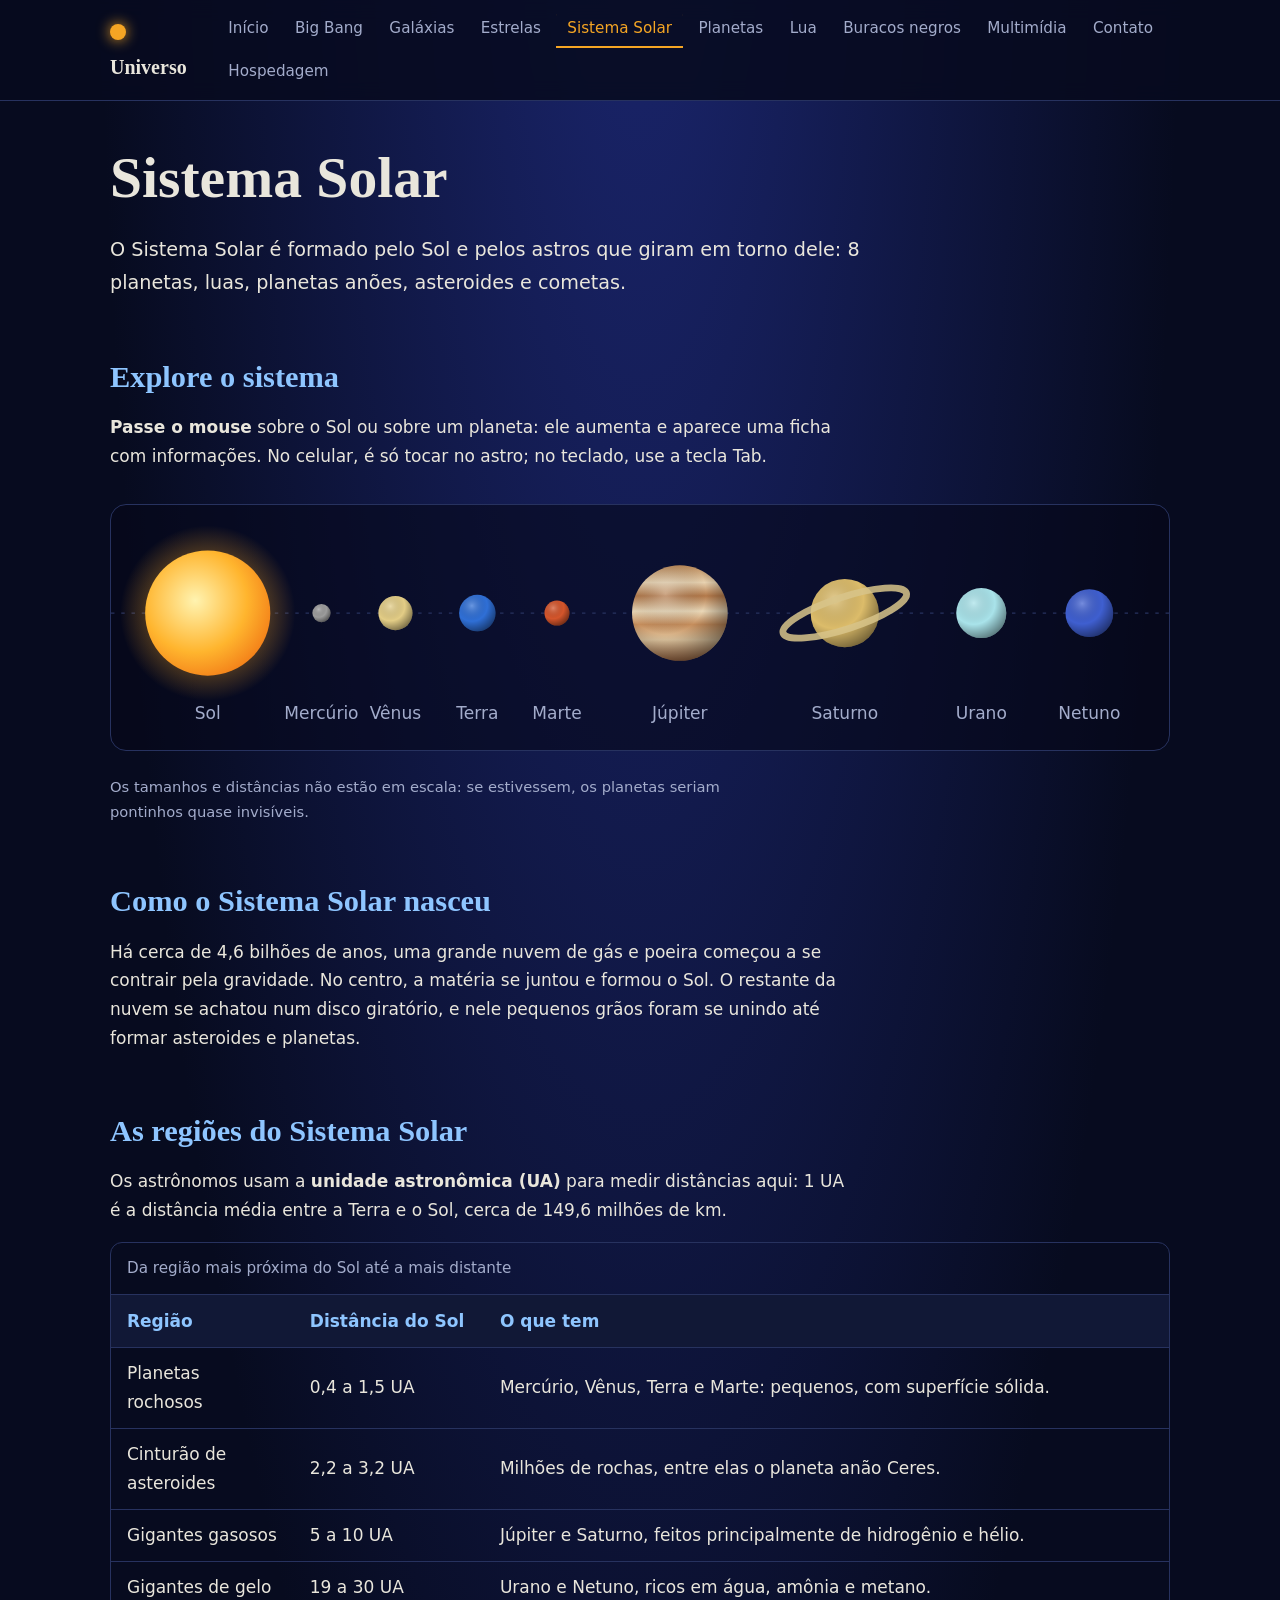
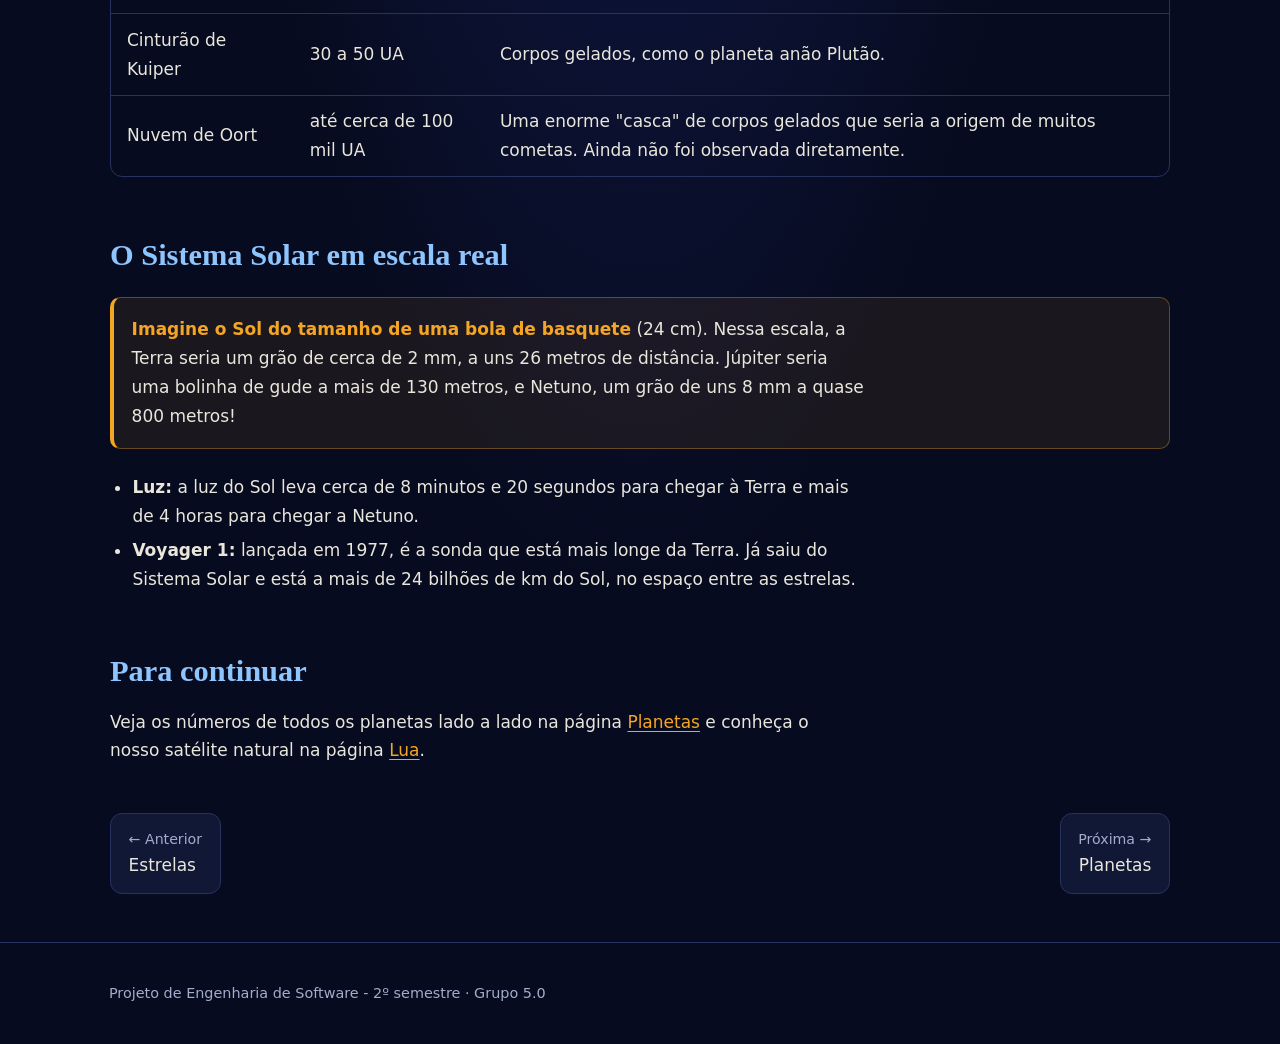
<file: pages/sistema-solar.html>
<!DOCTYPE html>
<html lang="pt-BR">
<head>
    <meta charset="UTF-8">
    <meta name="viewport" content="width=device-width, initial-scale=1">
    <meta name="description" content="Sistema Solar interativo: passe o mouse sobre o Sol e os planetas para ver informações.">
    <title>Sistema Solar - Universo</title>
    <link rel="icon" href="../assets/favicon.svg" type="image/svg+xml">
    <link rel="stylesheet" href="../css/style.css">
    <link rel="stylesheet" href="../css/sistema-solar.css">
    <script src="../js/script.js" defer></script>
    <script src="../js/sistema-solar.js" defer></script>
</head>
<body>
    <a class="skip-link" href="#conteudo">Pular para o conteúdo</a>

    <header class="site-header">
        <div class="bar">
            <a class="brand" href="../index.html">Universo</a>
            <button class="menu-btn" aria-expanded="false" aria-controls="menu">Menu</button>
            <nav class="nav" id="menu" aria-label="Principal">
                <ul>
                    <li><a href="../index.html">Início</a></li>
                    <li><a href="big-bang.html">Big Bang</a></li>
                    <li><a href="galaxias.html">Galáxias</a></li>
                    <li><a href="estrelas.html">Estrelas</a></li>
                    <li><a href="sistema-solar.html" aria-current="page">Sistema Solar</a></li>
                    <li><a href="planetas.html">Planetas</a></li>
                    <li><a href="lua.html">Lua</a></li>
                    <li><a href="buracos-negros.html">Buracos negros</a></li>
                    <li><a href="multimidia.html">Multimídia</a></li>
                    <li><a href="contato.html">Contato</a></li>
                    <li><a href="hospedagem.html">Hospedagem</a></li>
                </ul>
            </nav>
        </div>
    </header>

    <main id="conteudo" class="wide">
        <h1>Sistema Solar</h1>
        <p class="lead">O Sistema Solar é formado pelo Sol e pelos astros que giram em torno dele: 8 planetas, luas, planetas anões, asteroides e cometas.</p>

        <h2>Explore o sistema</h2>
        <p><strong>Passe o mouse</strong> sobre o Sol ou sobre um planeta: ele aumenta e aparece uma ficha com informações. No celular, é só tocar no astro; no teclado, use a tecla Tab.</p>
        <p class="nota dica-celular">Arraste o desenho para o lado para ver todos os planetas.</p>
        <div class="scroll-x">
            <svg class="sistema" viewBox="0 0 930 215" role="group" aria-label="Sol e os oito planetas alinhados, sem escala. Passe o mouse para ver informações.">
                <defs>
                    <radialGradient id="sombra" cx=".35" cy=".3" r=".85">
                        <stop offset="0" stop-color="#fff" stop-opacity=".28"/>
                        <stop offset=".5" stop-color="#000" stop-opacity="0"/>
                        <stop offset="1" stop-color="#000" stop-opacity=".6"/>
                    </radialGradient>
                    <radialGradient id="grad-sol" cx=".4" cy=".4" r=".75">
                        <stop offset="0" stop-color="#fff3b0"/>
                        <stop offset=".55" stop-color="#ffb52e"/>
                        <stop offset="1" stop-color="#ee6a10"/>
                    </radialGradient>
                    <radialGradient id="brilho-sol">
                        <stop offset=".6" stop-color="#f5a524" stop-opacity=".35"/>
                        <stop offset="1" stop-color="#f5a524" stop-opacity="0"/>
                    </radialGradient>
                    <linearGradient id="bandas-jupiter" x1="0" y1="0" x2="0" y2="1">
                        <stop offset="0" stop-color="#b98757"/>
                        <stop offset=".18" stop-color="#e8d2b0"/>
                        <stop offset=".32" stop-color="#b3794a"/>
                        <stop offset=".48" stop-color="#ead8b8"/>
                        <stop offset=".62" stop-color="#c58d5c"/>
                        <stop offset=".78" stop-color="#e3c9a2"/>
                        <stop offset="1" stop-color="#a8714a"/>
                    </linearGradient>
                </defs>

                <line class="linha-orbita" x1="0" y1="95" x2="930" y2="95"/>

                    <g class="astro" tabindex="0" role="button" aria-label="Sol: ver informações" data-info="ficha-sol" style="--zoom:1.15">
                        <rect class="area" x="20" y="12" width="130" height="186" rx="10"/>
                        <g class="corpo">
                        <circle cx="85" cy="95" r="77" fill="url(#brilho-sol)"/>
                        <circle cx="85" cy="95" r="55" fill="url(#grad-sol)"/>
                        </g>
                        <text class="nome" x="85" y="188">Sol</text>
                    </g>

                    <g class="astro" tabindex="0" role="button" aria-label="Mercúrio: ver informações" data-info="ficha-mercurio" style="--zoom:2.4">
                        <rect class="area" x="155" y="12" width="60" height="186" rx="10"/>
                        <g class="corpo">
                        <circle cx="185" cy="95" r="8" fill="#9c9c9c"/>
                        <circle cx="185" cy="95" r="8" fill="url(#sombra)"/>
                        </g>
                        <text class="nome" x="185" y="188">Mercúrio</text>
                    </g>

                    <g class="astro" tabindex="0" role="button" aria-label="Vênus: ver informações" data-info="ficha-venus" style="--zoom:1.9">
                        <rect class="area" x="220" y="12" width="60" height="186" rx="10"/>
                        <g class="corpo">
                        <circle cx="250" cy="95" r="15" fill="#e3cd86"/>
                        <circle cx="250" cy="95" r="15" fill="url(#sombra)"/>
                        </g>
                        <text class="nome" x="250" y="188">Vênus</text>
                    </g>

                    <g class="astro" tabindex="0" role="button" aria-label="Terra: ver informações" data-info="ficha-terra" style="--zoom:1.9">
                        <rect class="area" x="292" y="12" width="60" height="186" rx="10"/>
                        <g class="corpo">
                        <circle cx="322" cy="95" r="16" fill="#2f6fd6"/>
                        <circle cx="322" cy="95" r="16" fill="url(#sombra)"/>
                        </g>
                        <text class="nome" x="322" y="188">Terra</text>
                    </g>

                    <g class="astro" tabindex="0" role="button" aria-label="Marte: ver informações" data-info="ficha-marte" style="--zoom:2.2">
                        <rect class="area" x="362" y="12" width="60" height="186" rx="10"/>
                        <g class="corpo">
                        <circle cx="392" cy="95" r="11" fill="#d4552b"/>
                        <circle cx="392" cy="95" r="11" fill="url(#sombra)"/>
                        </g>
                        <text class="nome" x="392" y="188">Marte</text>
                    </g>

                    <g class="astro" tabindex="0" role="button" aria-label="Júpiter: ver informações" data-info="ficha-jupiter" style="--zoom:1.35">
                        <rect class="area" x="450" y="12" width="100" height="186" rx="10"/>
                        <g class="corpo">
                        <circle cx="500" cy="95" r="42" fill="url(#bandas-jupiter)"/>
                        <circle cx="500" cy="95" r="42" fill="url(#sombra)"/>
                        </g>
                        <text class="nome" x="500" y="188">Júpiter</text>
                    </g>

                    <g class="astro" tabindex="0" role="button" aria-label="Saturno: ver informações" data-info="ficha-saturno" style="--zoom:1.4">
                        <rect class="area" x="585" y="12" width="120" height="186" rx="10"/>
                        <g class="corpo">
                        <circle cx="645" cy="95" r="30" fill="#dcbc6a"/>
                        <circle cx="645" cy="95" r="30" fill="url(#sombra)"/>
                        <ellipse cx="645" cy="95" rx="57" ry="14" fill="none" stroke="#d9c58a" stroke-opacity=".85" stroke-width="6" transform="rotate(-18 645 95)"/>
                        </g>
                        <text class="nome" x="645" y="188">Saturno</text>
                    </g>

                    <g class="astro" tabindex="0" role="button" aria-label="Urano: ver informações" data-info="ficha-urano" style="--zoom:1.7">
                        <rect class="area" x="735" y="12" width="60" height="186" rx="10"/>
                        <g class="corpo">
                        <circle cx="765" cy="95" r="22" fill="#a9e3ea"/>
                        <circle cx="765" cy="95" r="22" fill="url(#sombra)"/>
                        </g>
                        <text class="nome" x="765" y="188">Urano</text>
                    </g>

                    <g class="astro" tabindex="0" role="button" aria-label="Netuno: ver informações" data-info="ficha-netuno" style="--zoom:1.7">
                        <rect class="area" x="830" y="12" width="60" height="186" rx="10"/>
                        <g class="corpo">
                        <circle cx="860" cy="95" r="21" fill="#3f5fd0"/>
                        <circle cx="860" cy="95" r="21" fill="url(#sombra)"/>
                        </g>
                        <text class="nome" x="860" y="188">Netuno</text>
                    </g>
            </svg>
        </div>
        <p class="nota">Os tamanhos e distâncias não estão em escala: se estivessem, os planetas seriam pontinhos quase invisíveis.</p>
        <div id="fichas" hidden>
                <article id="ficha-sol" data-cor="#f5a524">
                    <h3>Sol</h3>
                    <p class="tipo">Estrela (anã amarela)</p>
                    <dl>
                    <dt>Diâmetro</dt><dd>1.392.000 km (109× a Terra)</dd>
                    <dt>Massa</dt><dd>99,86% de todo o Sistema Solar</dd>
                    <dt>Superfície</dt><dd>cerca de 5.500 °C</dd>
                    <dt>Centro</dt><dd>cerca de 15 milhões °C</dd>
                    <dt>Idade</dt><dd>cerca de 4,6 bilhões de anos</dd>
                    <dt>Luz até a Terra</dt><dd>8 min 20 s</dd>
                    </dl>
                    <p class="curiosidade">Converte cerca de 600 milhões de toneladas de hidrogênio em hélio a cada segundo. É a fonte de quase toda a energia que usamos na Terra.</p>
                </article>
                <article id="ficha-mercurio" data-cor="#b5b5b5">
                    <h3>Mercúrio</h3>
                    <p class="tipo">Planeta rochoso</p>
                    <dl>
                    <dt>Diâmetro</dt><dd>4.879 km</dd>
                    <dt>Distância do Sol</dt><dd>57,9 milhões km</dd>
                    <dt>Ano</dt><dd>88 dias terrestres</dd>
                    <dt>Dia</dt><dd>59 dias terrestres</dd>
                    <dt>Luas</dt><dd>nenhuma</dd>
                    <dt>Temperatura</dt><dd>−180 °C a 430 °C</dd>
                    </dl>
                    <p class="curiosidade">É o menor planeta e o mais rápido: dá uma volta no Sol em só 88 dias. Quase não tem atmosfera, por isso a temperatura muda muito entre o dia e a noite.</p>
                </article>
                <article id="ficha-venus" data-cor="#e8d58b">
                    <h3>Vênus</h3>
                    <p class="tipo">Planeta rochoso</p>
                    <dl>
                    <dt>Diâmetro</dt><dd>12.104 km</dd>
                    <dt>Distância do Sol</dt><dd>108,2 milhões km</dd>
                    <dt>Ano</dt><dd>225 dias terrestres</dd>
                    <dt>Dia</dt><dd>243 dias terrestres</dd>
                    <dt>Luas</dt><dd>nenhuma</dd>
                    <dt>Temperatura</dt><dd>cerca de 465 °C</dd>
                    </dl>
                    <p class="curiosidade">É o planeta mais quente, por causa do efeito estufa de sua atmosfera de gás carbônico. Gira ao contrário da maioria dos planetas: lá, o Sol nasce no oeste.</p>
                </article>
                <article id="ficha-terra" data-cor="#3d8bff">
                    <h3>Terra</h3>
                    <p class="tipo">Planeta rochoso</p>
                    <dl>
                    <dt>Diâmetro</dt><dd>12.742 km</dd>
                    <dt>Distância do Sol</dt><dd>149,6 milhões km</dd>
                    <dt>Ano</dt><dd>365 dias</dd>
                    <dt>Dia</dt><dd>24 horas</dd>
                    <dt>Luas</dt><dd>1 (a Lua)</dd>
                    <dt>Temperatura</dt><dd>média de cerca de 15 °C</dd>
                    </dl>
                    <p class="curiosidade">É o único lugar do universo onde sabemos que existe vida. Cerca de 71% da sua superfície é coberta por água.</p>
                </article>
                <article id="ficha-marte" data-cor="#e0522a">
                    <h3>Marte</h3>
                    <p class="tipo">Planeta rochoso</p>
                    <dl>
                    <dt>Diâmetro</dt><dd>6.779 km</dd>
                    <dt>Distância do Sol</dt><dd>227,9 milhões km</dd>
                    <dt>Ano</dt><dd>687 dias terrestres</dd>
                    <dt>Dia</dt><dd>24 h 37 min</dd>
                    <dt>Luas</dt><dd>2 (Fobos e Deimos)</dd>
                    <dt>Temperatura</dt><dd>média de cerca de −60 °C</dd>
                    </dl>
                    <p class="curiosidade">Tem o Monte Olimpo, o maior vulcão do Sistema Solar, com cerca de 22 km de altura. A cor vermelha vem do óxido de ferro (ferrugem) no solo.</p>
                </article>
                <article id="ficha-jupiter" data-cor="#c98a5a">
                    <h3>Júpiter</h3>
                    <p class="tipo">Gigante gasoso</p>
                    <dl>
                    <dt>Diâmetro</dt><dd>139.820 km</dd>
                    <dt>Distância do Sol</dt><dd>778,5 milhões km</dd>
                    <dt>Ano</dt><dd>11,9 anos terrestres</dd>
                    <dt>Dia</dt><dd>cerca de 10 horas</dd>
                    <dt>Luas</dt><dd>mais de 95</dd>
                    <dt>Temperatura</dt><dd>cerca de −110 °C (nuvens)</dd>
                    </dl>
                    <p class="curiosidade">É o maior planeta: caberiam mais de 1.300 Terras dentro dele. A Grande Mancha Vermelha é uma tempestade gigante, maior que a Terra, observada há séculos.</p>
                </article>
                <article id="ficha-saturno" data-cor="#e5c15a">
                    <h3>Saturno</h3>
                    <p class="tipo">Gigante gasoso</p>
                    <dl>
                    <dt>Diâmetro</dt><dd>116.460 km</dd>
                    <dt>Distância do Sol</dt><dd>1,43 bilhão km</dd>
                    <dt>Ano</dt><dd>29,5 anos terrestres</dd>
                    <dt>Dia</dt><dd>cerca de 10 h 33 min</dd>
                    <dt>Luas</dt><dd>mais de 270</dd>
                    <dt>Temperatura</dt><dd>cerca de −140 °C (nuvens)</dd>
                    </dl>
                    <p class="curiosidade">Seus anéis, de gelo e rocha, se estendem por centenas de milhares de km, mas têm espessura de apenas dezenas de metros. Saturno é menos denso que a água.</p>
                </article>
                <article id="ficha-urano" data-cor="#bdf0f5">
                    <h3>Urano</h3>
                    <p class="tipo">Gigante de gelo</p>
                    <dl>
                    <dt>Diâmetro</dt><dd>50.724 km</dd>
                    <dt>Distância do Sol</dt><dd>2,87 bilhões km</dd>
                    <dt>Ano</dt><dd>84 anos terrestres</dd>
                    <dt>Dia</dt><dd>cerca de 17 horas</dd>
                    <dt>Luas</dt><dd>mais de 25</dd>
                    <dt>Temperatura</dt><dd>cerca de −195 °C</dd>
                    </dl>
                    <p class="curiosidade">Gira "deitado": seu eixo é inclinado cerca de 98°. Foi o primeiro planeta descoberto com telescópio, em 1781, por William Herschel.</p>
                </article>
                <article id="ficha-netuno" data-cor="#6f8ff0">
                    <h3>Netuno</h3>
                    <p class="tipo">Gigante de gelo</p>
                    <dl>
                    <dt>Diâmetro</dt><dd>49.244 km</dd>
                    <dt>Distância do Sol</dt><dd>4,50 bilhões km</dd>
                    <dt>Ano</dt><dd>165 anos terrestres</dd>
                    <dt>Dia</dt><dd>cerca de 16 horas</dd>
                    <dt>Luas</dt><dd>mais de 15</dd>
                    <dt>Temperatura</dt><dd>cerca de −200 °C</dd>
                    </dl>
                    <p class="curiosidade">Tem os ventos mais rápidos do Sistema Solar, perto de 2.000 km/h. Foi descoberto em 1846 depois de ser previsto por cálculos matemáticos.</p>
                </article>
        </div>
        <div class="popup" id="popup" role="tooltip" hidden></div>

        <h2>Como o Sistema Solar nasceu</h2>
        <p>Há cerca de 4,6 bilhões de anos, uma grande nuvem de gás e poeira começou a se contrair pela gravidade. No centro, a matéria se juntou e formou o Sol. O restante da nuvem se achatou num disco giratório, e nele pequenos grãos foram se unindo até formar asteroides e planetas.</p>

        <h2>As regiões do Sistema Solar</h2>
        <p>Os astrônomos usam a <strong>unidade astronômica (UA)</strong> para medir distâncias aqui: 1 UA é a distância média entre a Terra e o Sol, cerca de 149,6 milhões de km.</p>
        <div class="table-wrap">
            <table>
                <caption>Da região mais próxima do Sol até a mais distante</caption>
                <thead>
                    <tr><th scope="col">Região</th><th scope="col">Distância do Sol</th><th scope="col">O que tem</th></tr>
                </thead>
                <tbody>
                    <tr><td>Planetas rochosos</td><td>0,4 a 1,5 UA</td><td>Mercúrio, Vênus, Terra e Marte: pequenos, com superfície sólida.</td></tr>
                    <tr><td>Cinturão de asteroides</td><td>2,2 a 3,2 UA</td><td>Milhões de rochas, entre elas o planeta anão Ceres.</td></tr>
                    <tr><td>Gigantes gasosos</td><td>5 a 10 UA</td><td>Júpiter e Saturno, feitos principalmente de hidrogênio e hélio.</td></tr>
                    <tr><td>Gigantes de gelo</td><td>19 a 30 UA</td><td>Urano e Netuno, ricos em água, amônia e metano.</td></tr>
                    <tr><td>Cinturão de Kuiper</td><td>30 a 50 UA</td><td>Corpos gelados, como o planeta anão Plutão.</td></tr>
                    <tr><td>Nuvem de Oort</td><td>até cerca de 100 mil UA</td><td>Uma enorme "casca" de corpos gelados que seria a origem de muitos cometas. Ainda não foi observada diretamente.</td></tr>
                </tbody>
            </table>
        </div>

        <h2>O Sistema Solar em escala real</h2>
        <div class="destaque">
            <p><strong>Imagine o Sol do tamanho de uma bola de basquete</strong> (24 cm). Nessa escala, a Terra seria um grão de cerca de 2 mm, a uns 26 metros de distância. Júpiter seria uma bolinha de gude a mais de 130 metros, e Netuno, um grão de uns 8 mm a quase 800 metros!</p>
        </div>
        <ul>
            <li><strong>Luz:</strong> a luz do Sol leva cerca de 8 minutos e 20 segundos para chegar à Terra e mais de 4 horas para chegar a Netuno.</li>
            <li><strong>Voyager 1:</strong> lançada em 1977, é a sonda que está mais longe da Terra. Já saiu do Sistema Solar e está a mais de 24 bilhões de km do Sol, no espaço entre as estrelas.</li>
        </ul>

        <h2>Para continuar</h2>
        <p>Veja os números de todos os planetas lado a lado na página <a href="planetas.html">Planetas</a> e conheça o nosso satélite natural na página <a href="lua.html">Lua</a>.</p>

        <nav class="pagina-nav" aria-label="Navegação entre páginas">
            <a class="anterior" href="estrelas.html"><small>← Anterior</small>Estrelas</a>
            <a class="proxima" href="planetas.html"><small>Próxima →</small>Planetas</a>
        </nav>
    </main>

    <footer>
        <p>Projeto de Engenharia de Software - 2º semestre · Grupo 5.0</p>
    </footer>
</body>
</html>
</file>
<file: css/style.css>
:root {
    --bg: #070b1f;
    --panel: #111836;
    --line: #27325f;
    --text: #e9e6dc;
    --muted: #a3accb;
    --sun: #f5a524;
    --ice: #8ec5ff;
    --serif: Georgia, "Iowan Old Style", "Times New Roman", serif;
    --sans: system-ui, -apple-system, "Segoe UI", Roboto, Arial, sans-serif;
}


* {
    box-sizing: border-box;
}

html {
    scroll-behavior: smooth;
}

body {
    margin: 0;
    min-height: 100vh;
    display: flex;
    flex-direction: column;
    font-family: var(--sans);
    font-size: 1.0625rem;
    line-height: 1.7;
    color: var(--text);
    background: var(--bg) radial-gradient(ellipse at 50% -10%, #1b2670 0%, transparent 60%) no-repeat;
}

a {
    color: var(--sun);
    text-underline-offset: 3px;
}

a:hover {
    color: #ffd27a;
}

:focus-visible {
    outline: 3px solid var(--ice);
    outline-offset: 3px;
    border-radius: 4px;
}

.skip-link {
    position: absolute;
    left: -999px;
    top: 0;
    z-index: 100;
    padding: .6rem 1rem;
    border-radius: 0 0 8px 0;
    background: var(--sun);
    color: #1a1200;
    font-weight: 700;
}

.skip-link:focus {
    left: 0;
}


h1,
h2,
h3 {
    font-family: var(--serif);
    font-weight: 700;
    line-height: 1.15;
}

h1 {
    font-size: clamp(2.2rem, 6vw, 3.6rem);
    margin: .2em 0 .4em;
    color: var(--text);
}

h2 {
    font-size: clamp(1.4rem, 3.5vw, 1.9rem);
    margin: 2em 0 .6em;
    color: var(--ice);
}

h3 {
    font-size: 1.2rem;
    margin: 1.6em 0 .4em;
    color: var(--text);
}

p,
li {
    max-width: 68ch;
}

ul,
ol {
    padding-left: 1.4rem;
}

li {
    margin: .3rem 0;
}

.lead {
    font-size: 1.2rem;
    color: var(--text);
}

.nota {
    color: var(--muted);
    font-size: .92rem;
}


.site-header {
    position: sticky;
    top: 0;
    z-index: 20;
    background: rgba(7, 11, 31, .88);
    backdrop-filter: blur(10px);
    border-bottom: 1px solid var(--line);
}

.bar {
    max-width: 1100px;
    margin: auto;
    padding: .6rem 1.25rem;
    display: flex;
    align-items: center;
    justify-content: space-between;
    gap: 1rem;
}

.brand {
    font-family: var(--serif);
    font-size: 1.25rem;
    font-weight: 700;
    color: var(--text);
    text-decoration: none;
}

.brand::before {
    content: "";
    display: inline-block;
    width: .8em;
    height: .8em;
    margin-right: .5em;
    border-radius: 50%;
    background: var(--sun);
    box-shadow: 0 0 14px var(--sun);
}

.menu-btn {
    display: none;
    background: none;
    border: 1px solid var(--line);
    color: var(--text);
    font: inherit;
    padding: .35rem .8rem;
    border-radius: 8px;
    cursor: pointer;
}

.nav ul {
    list-style: none;
    margin: 0;
    padding: 0;
    display: flex;
    flex-wrap: wrap;
    gap: .25rem;
}

.nav li {
    margin: 0;
}

.nav a {
    display: block;
    padding: .4rem .7rem;
    color: var(--muted);
    text-decoration: none;
    border-radius: 8px;
    font-size: .95rem;
}

.nav a:hover {
    color: var(--text);
    background: var(--panel);
}

.nav a[aria-current="page"] {
    color: var(--sun);
    box-shadow: inset 0 -2px 0 var(--sun);
    border-radius: 8px 8px 0 0;
}


main {
    width: 100%;
    max-width: 820px;
    margin: 0 auto;
    padding: 2rem 1.25rem 3rem;
    flex: 1;
}

main.wide {
    max-width: 1100px;
}

main > section:first-child {
    padding-top: 1rem;
}

.art {
    display: block;
    margin: 1.5rem 0;
    max-width: 100%;
    height: auto;
}

.sky {
    width: 100%;
    height: auto;
    margin: 1rem 0;
    border: 1px solid var(--line);
    border-radius: 16px;
}

.sky circle {
    animation: twinkle 3.5s ease-in-out infinite;
}

.sky circle:nth-child(3n) {
    animation-delay: -1s;
}

.sky circle:nth-child(3n+1) {
    animation-delay: -2.2s;
}

@keyframes twinkle {
    50% {
        opacity: .25;
    }
}

.scroll-x {
    overflow-x: auto;
}

.scroll-x svg {
    min-width: 700px;
    width: 100%;
    height: auto;
}


.destaque {
    margin: 1.5rem 0;
    padding: .8rem 1.1rem;
    background: rgba(245, 165, 36, .08);
    border: 1px solid rgba(245, 165, 36, .35);
    border-left: 4px solid var(--sun);
    border-radius: 10px;
}

.destaque p {
    margin: .3rem 0;
}

.destaque strong {
    color: var(--sun);
}

.stats {
    display: grid;
    grid-template-columns: repeat(auto-fit, minmax(170px, 1fr));
    gap: 1rem;
    margin: 1.5rem 0;
}

.stat {
    padding: 1rem;
    text-align: center;
    background: var(--panel);
    border: 1px solid var(--line);
    border-radius: 12px;
}

.stat strong {
    display: block;
    font-family: var(--serif);
    font-size: 1.5rem;
    line-height: 1.2;
    color: var(--sun);
}

.stat span {
    color: var(--muted);
    font-size: .9rem;
}

.cards {
    display: grid;
    grid-template-columns: repeat(auto-fit, minmax(230px, 1fr));
    gap: 1rem;
    margin: 1rem 0;
}

.card {
    padding: 1rem 1.25rem;
    background: var(--panel);
    border: 1px solid var(--line);
    border-radius: 12px;
}

.card h3 {
    margin: 0 0 .3rem;
    font-size: 1.1rem;
    color: var(--sun);
}

.card p {
    margin: 0;
    color: var(--muted);
    font-size: .95rem;
}

a.card {
    display: block;
    color: var(--text);
    text-decoration: none;
    transition: transform .2s, border-color .2s;
}

a.card:hover {
    transform: translateY(-3px);
    border-color: var(--sun);
}

.timeline {
    list-style: none;
    margin: 1rem 0;
    padding: 0 0 0 1.5rem;
    border-left: 2px solid var(--line);
}

.timeline li {
    position: relative;
    margin: 0 0 1.3rem;
}

.timeline li::before {
    content: "";
    position: absolute;
    left: calc(-1.5rem - 7px);
    top: .45em;
    width: 12px;
    height: 12px;
    border-radius: 50%;
    background: var(--sun);
}

.timeline strong {
    display: block;
    color: var(--sun);
}

.barra {
    display: flex;
    height: 2rem;
    margin: 1rem 0 .5rem;
    overflow: hidden;
    border: 1px solid var(--line);
    border-radius: 8px;
}

.barra span {
    display: block;
    height: 100%;
}

.dot {
    display: inline-block;
    width: .8em;
    height: .8em;
    margin-right: .6em;
    border-radius: 50%;
    background: var(--c);
}

.legenda {
    list-style: none;
    padding: 0;
}

details {
    margin: .6rem 0;
    padding: .2rem 1rem;
    background: var(--panel);
    border: 1px solid var(--line);
    border-radius: 10px;
}

summary {
    padding: .6rem 0;
    cursor: pointer;
    font-weight: 600;
}

details p {
    margin: .2rem 0 .9rem;
}

.fases {
    display: grid;
    grid-template-columns: repeat(auto-fit, minmax(90px, 1fr));
    gap: .8rem;
    margin: 1rem 0;
    padding: 0;
    list-style: none;
}

.fases li {
    margin: 0;
    padding: .8rem .4rem;
    text-align: center;
    font-size: .9rem;
    color: var(--muted);
    background: var(--panel);
    border: 1px solid var(--line);
    border-radius: 12px;
}

.fases span {
    display: block;
    font-size: 2.2rem;
    line-height: 1.2;
}

.fato {
    padding: 1.2rem 1.4rem;
    background: var(--panel);
    border: 1px solid var(--line);
    border-radius: 12px;
}

.fato p {
    margin-top: 0;
    font-size: 1.1rem;
}

.btn {
    font: inherit;
    font-weight: 700;
    color: #1a1200;
    background: var(--sun);
    border: 0;
    border-radius: 8px;
    padding: .7rem 1.4rem;
    cursor: pointer;
}

.btn:hover {
    background: #ffc15a;
}

.pagina-nav {
    display: flex;
    flex-wrap: wrap;
    justify-content: space-between;
    gap: 1rem;
    margin-top: 3rem;
}

.pagina-nav a {
    display: block;
    padding: .8rem 1.1rem;
    color: var(--text);
    text-decoration: none;
    background: var(--panel);
    border: 1px solid var(--line);
    border-radius: 12px;
}

.pagina-nav a:hover {
    border-color: var(--sun);
}

.pagina-nav small {
    display: block;
    color: var(--muted);
}

.pagina-nav .proxima {
    margin-left: auto;
    text-align: right;
}


.table-wrap {
    overflow-x: auto;
    margin: 1rem 0;
    border: 1px solid var(--line);
    border-radius: 12px;
}

table {
    width: 100%;
    min-width: 520px;
    border-collapse: collapse;
}

caption {
    padding: .8rem 1rem;
    text-align: left;
    color: var(--muted);
    font-size: .95rem;
}

th,
td {
    padding: .7rem 1rem;
    text-align: left;
    border-top: 1px solid var(--line);
}

th {
    background: var(--panel);
    color: var(--ice);
    font-weight: 600;
}

tbody tr:hover {
    background: rgba(142, 197, 255, .06);
}


figure {
    margin: 1rem 0 2rem;
}

figcaption {
    margin-top: .4rem;
    color: var(--muted);
    font-size: .9rem;
}

video,
audio {
    display: block;
    width: 100%;
    max-width: 640px;
    border-radius: 12px;
}

iframe {
    width: 100%;
    max-width: 360px;
    height: 340px;
    border: 1px solid var(--line);
    border-radius: 12px;
    background: #000;
}

form {
    display: grid;
    gap: .4rem;
    max-width: 520px;
    padding: 1.5rem;
    background: var(--panel);
    border: 1px solid var(--line);
    border-radius: 12px;
}

label {
    margin-top: .6rem;
    font-weight: 600;
}

input,
select,
textarea {
    width: 100%;
    font: inherit;
    color: var(--text);
    background: var(--bg);
    border: 1px solid var(--line);
    border-radius: 8px;
    padding: .6rem .75rem;
}

input:user-invalid,
select:user-invalid,
textarea:user-invalid {
    border-color: #ff7a7a;
}

form .btn {
    margin-top: 1rem;
}

#status {
    max-width: 520px;
    padding: 1rem;
    background: #12351f;
    border: 1px solid #2f7a4a;
    border-radius: 12px;
}


footer {
    padding: 1.5rem 1rem;
    text-align: center;
    color: var(--muted);
    font-size: .9rem;
    border-top: 1px solid var(--line);
}


@media (max-width: 760px) {
    .menu-btn {
        display: block;
    }

    .nav {
        display: none;
        position: absolute;
        left: 0;
        right: 0;
        top: 100%;
        padding: .5rem 1.25rem 1rem;
        background: var(--bg);
        border-bottom: 1px solid var(--line);
    }

    .nav.open {
        display: block;
    }

    .nav ul {
        flex-direction: column;
    }
}

@media (prefers-reduced-motion: reduce) {
    * {
        animation: none !important;
        transition: none !important;
        scroll-behavior: auto !important;
    }
}
</file>
<file: css/sistema-solar.css>
.sistema {
    display: block;
    width: 100%;
    height: auto;
    margin: 1rem 0 .5rem;
    background: rgba(5, 7, 26, .6);
    border: 1px solid var(--line);
    border-radius: 16px;
}

.astro {
    cursor: pointer;
    outline: none;
}

.astro .area {
    fill: transparent;
    stroke: transparent;
}

.astro:hover .area {
    fill: rgba(142, 197, 255, .07);
}

.astro:focus-visible .area {
    stroke: var(--ice);
    stroke-width: 2;
}

.astro .corpo {
    transform-box: fill-box;
    transform-origin: center;
    transition: transform .25s ease;
}

.astro:hover .corpo,
.astro:focus-visible .corpo {
    transform: scale(var(--zoom, 1.4));
}

.astro .nome {
    fill: var(--muted);
    font-family: var(--sans);
    font-size: 15px;
    text-anchor: middle;
    transition: fill .2s;
}

.astro:hover .nome,
.astro:focus-visible .nome {
    fill: var(--text);
    font-weight: 700;
}

.linha-orbita {
    stroke: var(--line);
    stroke-dasharray: 3 6;
}

.dica-celular {
    display: none;
    margin-bottom: 0;
}

@media (max-width: 760px) {
    .dica-celular {
        display: block;
    }
}


.popup {
    position: fixed;
    z-index: 50;
    width: min(330px, calc(100vw - 16px));
    padding: 1rem 1.15rem;
    font-size: .92rem;
    line-height: 1.5;
    background: var(--panel);
    border: 1px solid var(--line);
    border-top: 4px solid var(--cor, var(--sun));
    border-radius: 12px;
    box-shadow: 0 12px 32px rgba(0, 0, 0, .6);
    pointer-events: none;
    animation: aparecer .18s ease-out;
}

@keyframes aparecer {
    from {
        opacity: 0;
        transform: translateY(6px);
    }
}

.popup h3 {
    margin: 0;
    font-size: 1.35rem;
    color: var(--cor, var(--sun));
}

.popup .tipo {
    margin: 0 0 .7rem;
    color: var(--muted);
}

.popup dl {
    display: grid;
    grid-template-columns: auto 1fr;
    gap: .25rem .9rem;
    margin: 0;
}

.popup dt {
    color: var(--ice);
}

.popup dd {
    margin: 0;
}

.popup .curiosidade {
    margin: .8rem 0 0;
    padding-top: .7rem;
    border-top: 1px solid var(--line);
    color: var(--text);
}
</file>
